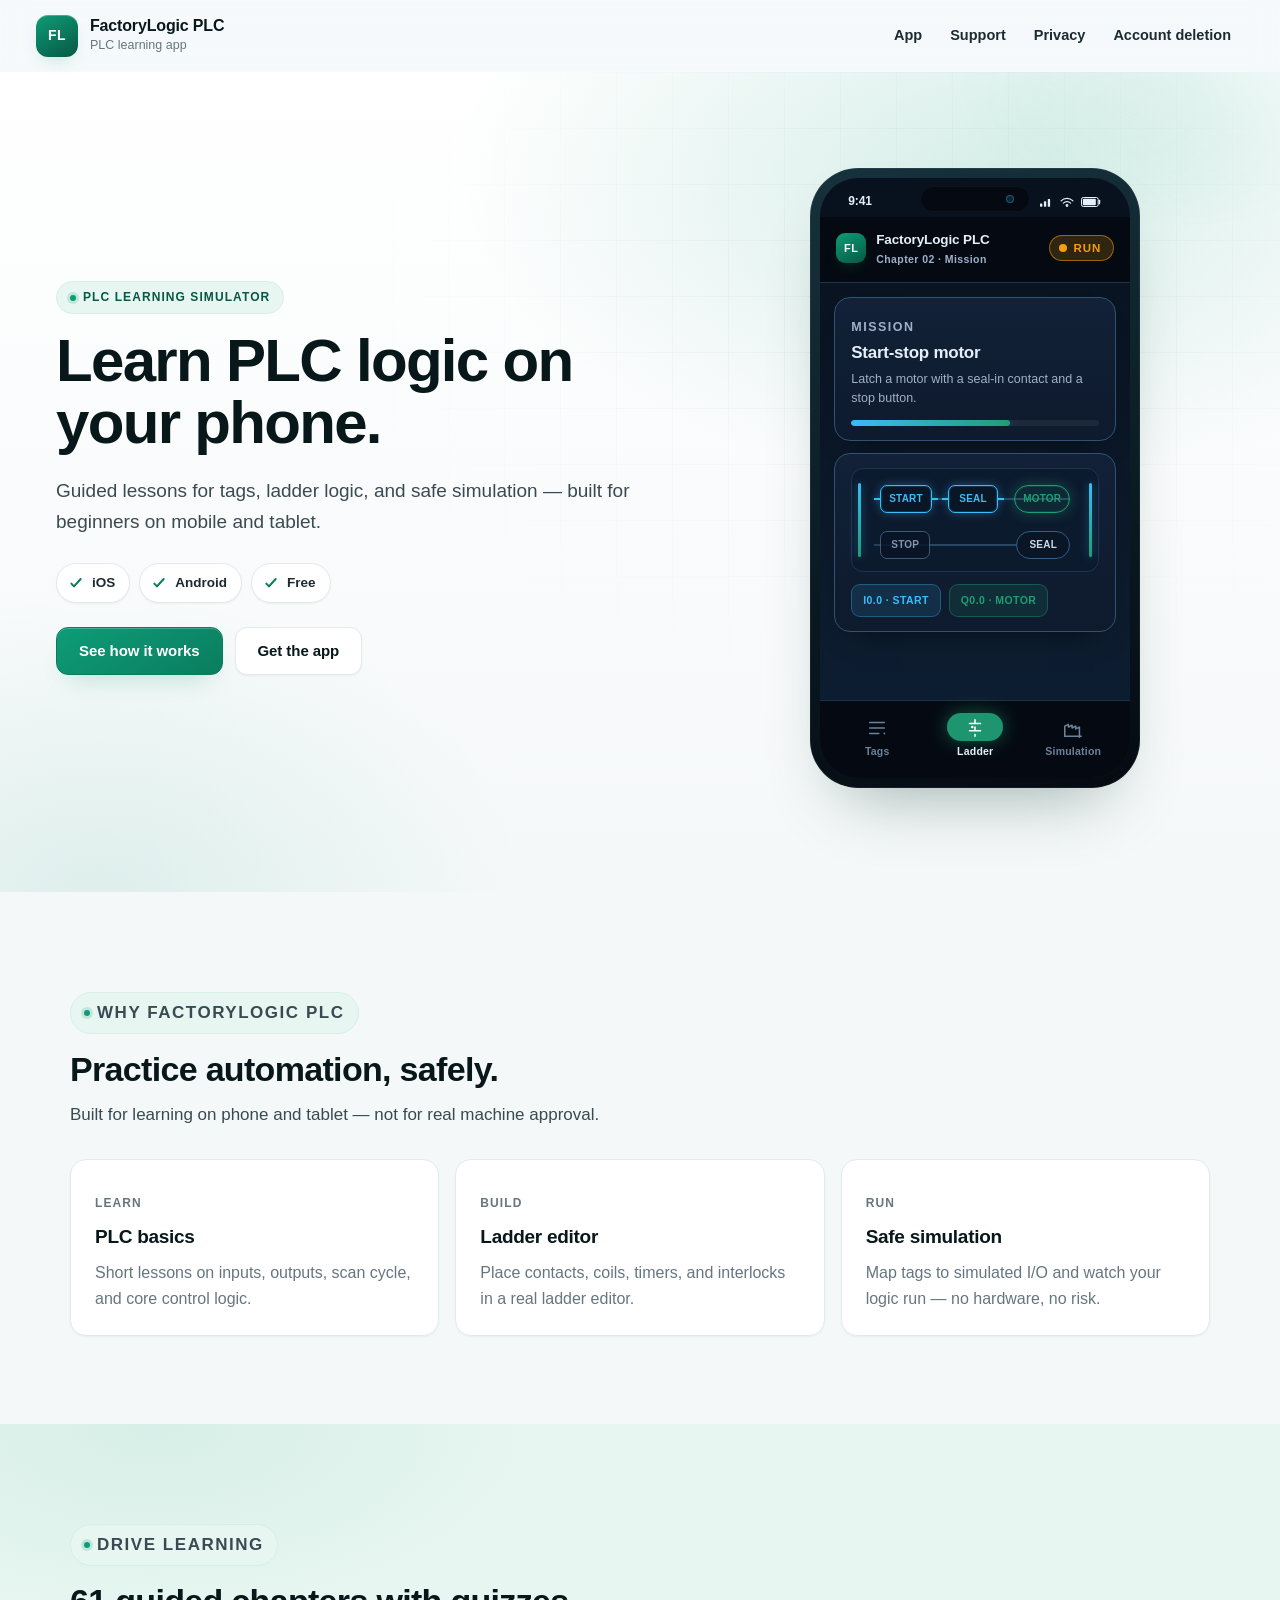
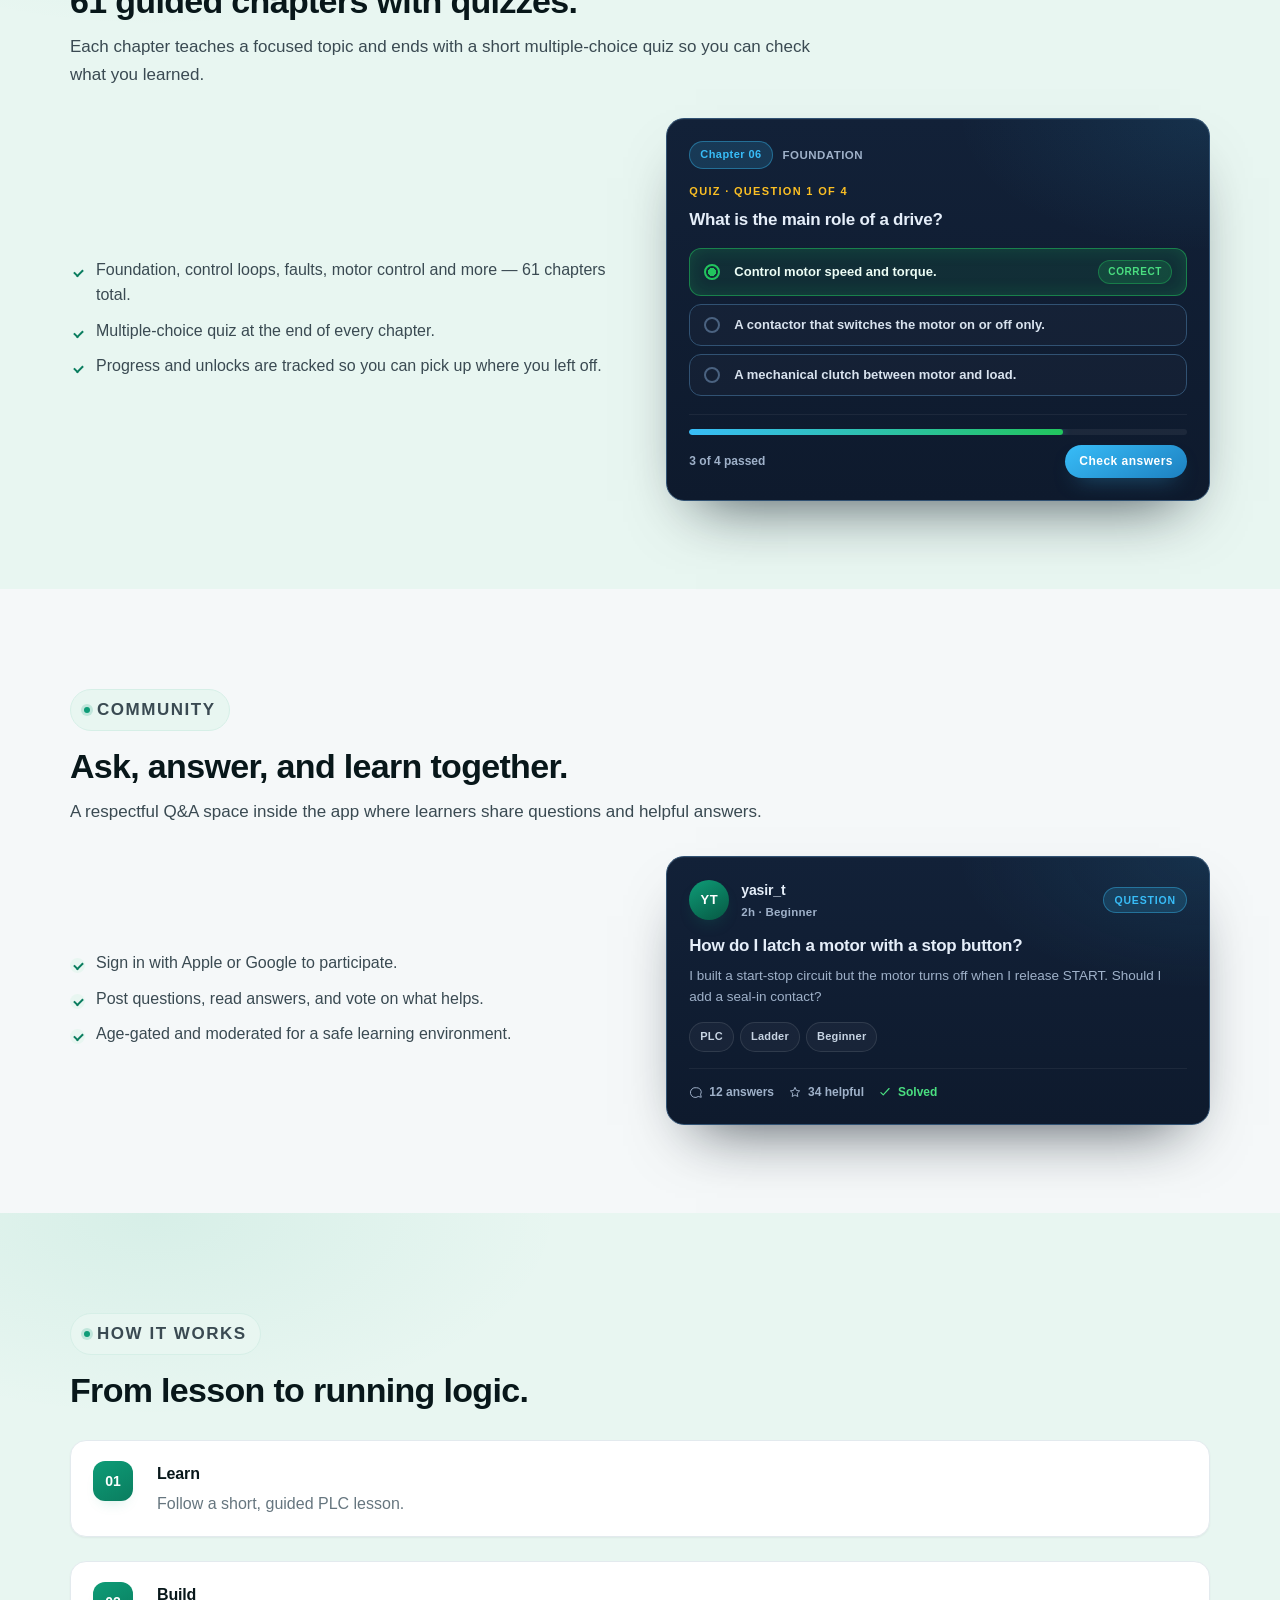
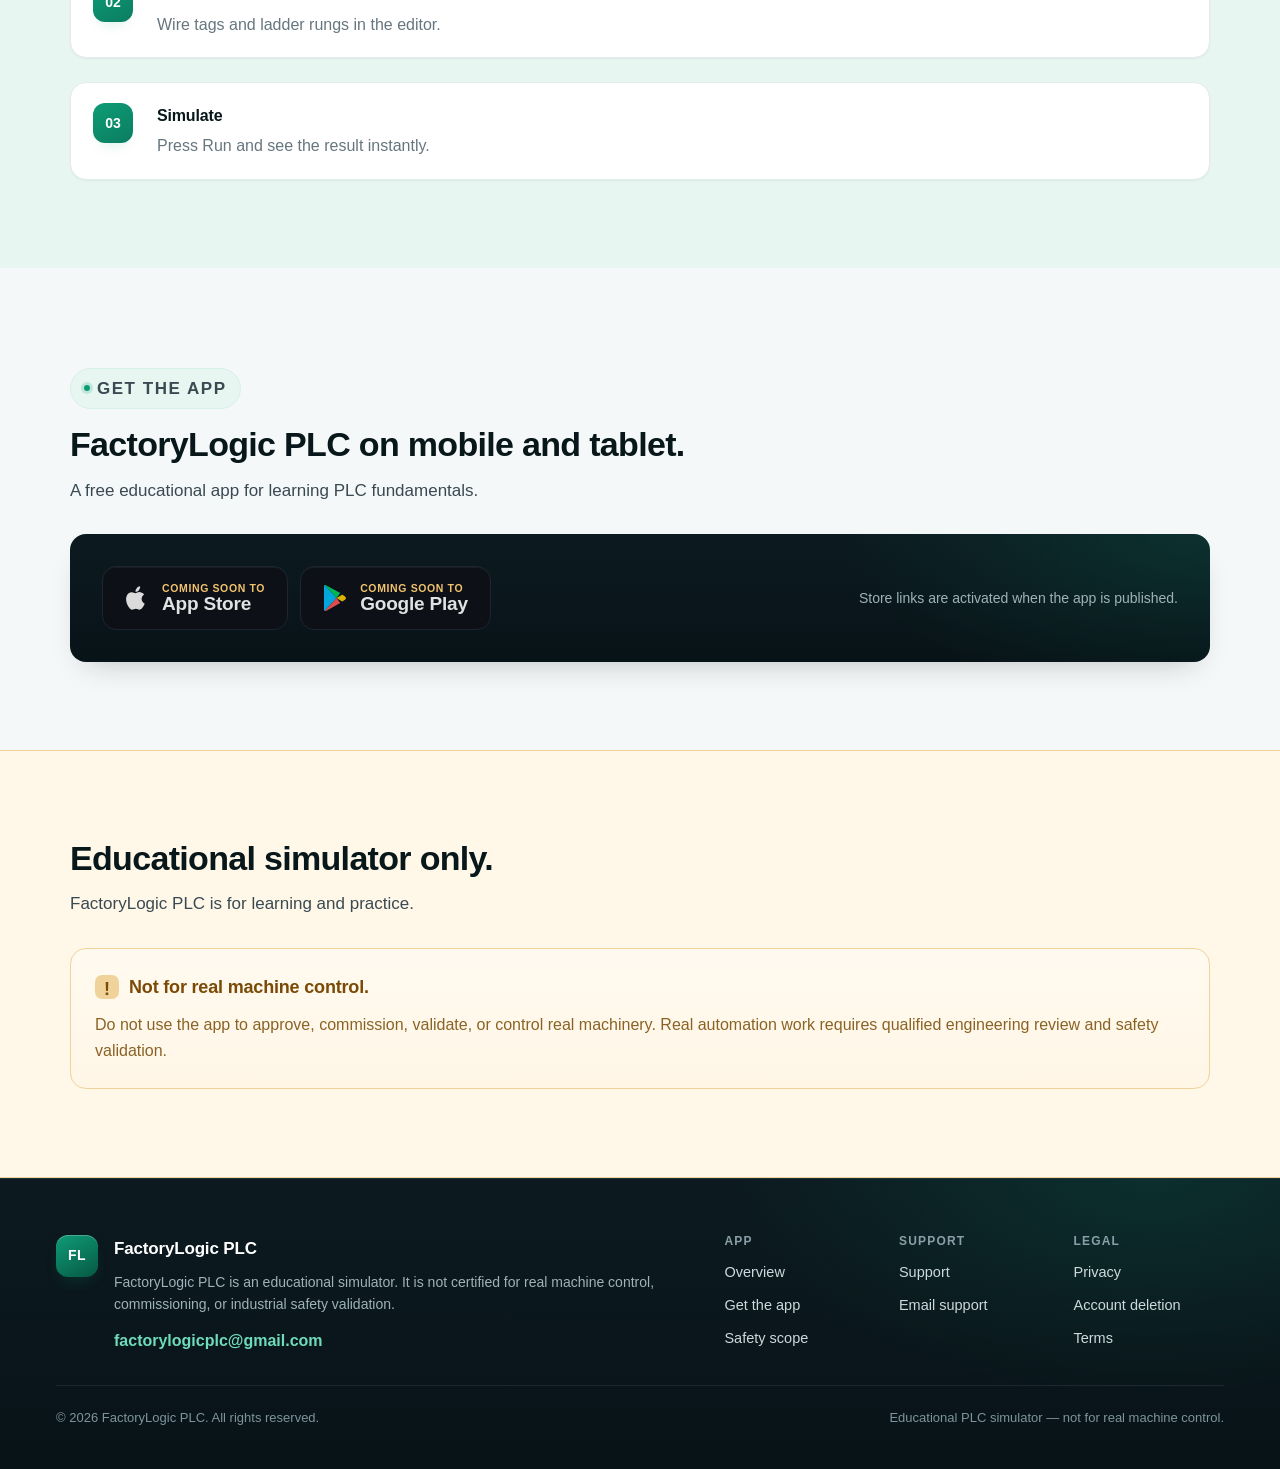
<file: index.html>
<!DOCTYPE html>
<html lang="en">
  <head>
    <meta charset="UTF-8" />
    <meta name="viewport" content="width=device-width, initial-scale=1" />
    <title>FactoryLogic PLC</title>
    <meta name="description" content="FactoryLogic PLC is a mobile and tablet app for learning PLC basics, ladder logic, tags, and safe simulation practice." />
    <meta name="color-scheme" content="light" />
    <meta name="theme-color" content="#0a7d5f" />
    <meta property="og:title" content="FactoryLogic PLC" />
    <meta property="og:description" content="FactoryLogic PLC is a mobile and tablet app for learning PLC basics, ladder logic, tags, and safe simulation practice." />
    <meta property="og:type" content="website" />
    <meta property="og:url" content="https://ysrtirak.github.io/FactoryLogicPLC/" />
    <link rel="canonical" href="https://ysrtirak.github.io/FactoryLogicPLC/" />
    <link rel="icon" type="image/svg+xml" href="./favicon.svg" />
    <link rel="apple-touch-icon" href="./favicon.svg" />
    <link rel="stylesheet" href="./assets/site.css?v=2026-05-20-features-v1" />
    <script src="./site.js?v=2026-05-20-features-v1" defer></script>
  </head>
  <body class="home-page page-home">
    <a class="skip-link" href="#main">Skip to content</a>
    <header class="site-header">
      <a class="brand" href="./" aria-label="FactoryLogic PLC home">
        <span class="brand-mark" aria-hidden="true">FL</span>
        <span>
          <strong>FactoryLogic PLC</strong>
          <small>PLC learning app</small>
        </span>
      </a>
      <nav class="primary-nav" aria-label="Primary navigation">
        <a href="#app">App</a>
        <a href="./support/">Support</a>
        <a href="./privacy/">Privacy</a>
        <a href="./account-deletion/">Account deletion</a>
      </nav>
    </header>
    <main id="main">
      <section class="hero-section" aria-labelledby="hero-title">
        <div class="hero-bg" aria-hidden="true"></div>
        <div class="hero-copy-wrap">
          <p class="eyebrow">PLC learning simulator</p>
          <h1 id="hero-title">Learn PLC logic on your phone.</h1>
          <p class="hero-copy">Guided lessons for tags, ladder logic, and safe simulation — built for beginners on mobile and tablet.</p>
          <div class="badge-row"><span>iOS</span><span>Android</span><span>Free</span></div>
<div class="hero-actions">
            <a class="button-primary" href="#app">See how it works</a>
            <a class="button-secondary" href="#get">Get the app</a>
          </div>
        </div>
        <div class="hero-visual" role="img" aria-label="FactoryLogic PLC app preview running a ladder logic lesson">
          <div class="phone-shell">
            <div class="phone-notch" aria-hidden="true"></div>
            <div class="phone-screen app-screen">
              <div class="app-statusbar" aria-hidden="true">
                <span class="app-status-time">9:41</span>
                <span class="app-status-icons">
                  <svg viewBox="0 0 18 12" aria-hidden="true"><rect x="0" y="8" width="3" height="4" rx="0.6" fill="currentColor"/><rect x="5" y="5" width="3" height="7" rx="0.6" fill="currentColor"/><rect x="10" y="2" width="3" height="10" rx="0.6" fill="currentColor"/></svg>
                  <svg viewBox="0 0 16 12" aria-hidden="true"><path d="M8 11.2a1 1 0 100-2 1 1 0 000 2zM3.6 7.4a6.2 6.2 0 018.8 0M.9 4.7a10 10 0 0114.2 0" fill="none" stroke="currentColor" stroke-width="1.4" stroke-linecap="round"/></svg>
                  <svg viewBox="0 0 24 12" aria-hidden="true"><rect x="0.6" y="0.6" width="20" height="10.8" rx="2.2" fill="none" stroke="currentColor" stroke-width="1.2"/><rect x="2.2" y="2.2" width="15.6" height="7.6" rx="1.2" fill="currentColor"/><rect x="21.2" y="3.4" width="1.8" height="5.2" rx="0.6" fill="currentColor"/></svg>
                </span>
              </div>
              <header class="app-appbar" aria-hidden="true">
                <div class="app-brand">
                  <span class="app-brand-mark">FL</span>
                  <div class="app-brand-text">
                    <strong>FactoryLogic PLC</strong>
                    <small>Chapter 02 · Mission</small>
                  </div>
                </div>
                <button type="button" class="app-run is-running" tabindex="-1">
                  <span class="app-run-dot"></span>
                  <span class="app-run-label">RUN</span>
                </button>
              </header>
              <div class="app-page" aria-hidden="true">
                <article class="app-panel app-lesson-card">
                  <p class="app-panel-eyebrow">Mission</p>
                  <h3>Start-stop motor</h3>
                  <p>Latch a motor with a seal-in contact and a stop button.</p>
                  <div class="app-progress"><span></span></div>
                </article>
                <article class="app-panel app-ladder-card">
                  <div class="app-ladder">
                    <div class="ladder-rail ladder-rail-l"></div>
                    <div class="ladder-rail ladder-rail-r"></div>
                    <div class="ladder-rung ladder-rung-1">
                      <span class="ladder-wire"></span>
                      <span class="ladder-block ladder-contact is-closed">START</span>
                      <span class="ladder-block ladder-contact is-closed">SEAL</span>
                      <span class="ladder-block ladder-coil is-energized">MOTOR</span>
                    </div>
                    <div class="ladder-rung ladder-rung-2">
                      <span class="ladder-wire"></span>
                      <span class="ladder-block ladder-contact is-open">STOP</span>
                      <span class="ladder-block ladder-coil">SEAL</span>
                    </div>
                  </div>
                  <div class="app-tagrow">
                    <span class="app-tag app-tag-input">I0.0 · START</span>
                    <span class="app-tag app-tag-output">Q0.0 · MOTOR</span>
                  </div>
                </article>
              </div>
              <nav class="app-navbar" aria-hidden="true">
                <span class="app-nav-item">
                  <svg viewBox="0 0 24 24" fill="none" stroke="currentColor" stroke-width="1.7" stroke-linecap="round" stroke-linejoin="round"><path d="M4 6h16M4 12h16M4 18h10"/><circle cx="20" cy="18" r="1" fill="currentColor" stroke="none"/></svg>
                  <small>Tags</small>
                </span>
                <span class="app-nav-item is-active">
                  <span class="app-nav-pill"></span>
                  <svg viewBox="0 0 24 24" fill="none" stroke="currentColor" stroke-width="1.7" stroke-linecap="round" stroke-linejoin="round"><path d="M12 3v4M12 11v4M12 19v2M6 7h12M6 15h12"/><circle cx="9" cy="11" r="1.4" fill="currentColor" stroke="none"/></svg>
                  <small>Ladder</small>
                </span>
                <span class="app-nav-item">
                  <svg viewBox="0 0 24 24" fill="none" stroke="currentColor" stroke-width="1.7" stroke-linecap="round" stroke-linejoin="round"><path d="M3 21V10l4-2v3l4-2v3l4-2v3l4-2v11"/><path d="M3 21h18"/></svg>
                  <small>Simulation</small>
                </span>
              </nav>
            </div>
          </div>
        </div>
      </section>
      <section class="content-section section-featureGrid" id="app" data-reveal>
        <div class="section-inner">
          <div class="section-heading">
            <p class="eyebrow">Why FactoryLogic PLC</p>
            <h2 id="app-title">Practice automation, safely.</h2>
            <p>Built for learning on phone and tablet — not for real machine approval.</p>
          </div>
          <div class="card-grid">
            <article class="card">
              <p class="card-kicker">Learn</p>
              <h3>PLC basics</h3>
              <p>Short lessons on inputs, outputs, scan cycle, and core control logic.</p>
</article>
            <article class="card">
              <p class="card-kicker">Build</p>
              <h3>Ladder editor</h3>
              <p>Place contacts, coils, timers, and interlocks in a real ladder editor.</p>
</article>
            <article class="card">
              <p class="card-kicker">Run</p>
              <h3>Safe simulation</h3>
              <p>Map tags to simulated I/O and watch your logic run — no hardware, no risk.</p>
</article>
          </div>
        </div>
      </section>
      <section class="content-section section-split section-soft" id="drive" data-reveal>
        <div class="section-inner">
          <div class="section-heading">
            <p class="eyebrow">Drive learning</p>
            <h2 id="drive-title">61 guided chapters with quizzes.</h2>
            <p>Each chapter teaches a focused topic and ends with a short multiple-choice quiz so you can check what you learned.</p>
          </div>
          <div class="split-layout">
            <div>
              <ul><li>Foundation, control loops, faults, motor control and more — 61 chapters total.</li><li>Multiple-choice quiz at the end of every chapter.</li><li>Progress and unlocks are tracked so you can pick up where you left off.</li></ul>
</div>
            <div class="visual-panel mockup mockup-drive" role="img" aria-label="Drive learning chapter quiz preview">
            <header class="mockup-header">
              <span class="mockup-chapter">Chapter 06</span>
              <span class="mockup-group">Foundation</span>
            </header>
            <p class="mockup-eyebrow">Quiz · Question 1 of 4</p>
            <h3 class="mockup-question">What is the main role of a drive?</h3>
            <ul class="mockup-choices">
              <li class="mockup-choice is-correct">
                <span class="mockup-bullet" aria-hidden="true"></span>
                <span class="mockup-choice-text">Control motor speed and torque.</span>
                <span class="mockup-tag" aria-hidden="true">Correct</span>
              </li>
              <li class="mockup-choice">
                <span class="mockup-bullet" aria-hidden="true"></span>
                <span class="mockup-choice-text">A contactor that switches the motor on or off only.</span>
              </li>
              <li class="mockup-choice">
                <span class="mockup-bullet" aria-hidden="true"></span>
                <span class="mockup-choice-text">A mechanical clutch between motor and load.</span>
              </li>
            </ul>
            <footer class="mockup-footer">
              <div class="mockup-progress" aria-hidden="true"><span></span></div>
              <span class="mockup-progress-label">3 of 4 passed</span>
              <span class="mockup-cta">Check answers</span>
            </footer>
          </div>
          </div>
        </div>
      </section>
      <section class="content-section section-split" id="community" data-reveal>
        <div class="section-inner">
          <div class="section-heading">
            <p class="eyebrow">Community</p>
            <h2 id="community-title">Ask, answer, and learn together.</h2>
            <p>A respectful Q&amp;A space inside the app where learners share questions and helpful answers.</p>
          </div>
          <div class="split-layout">
            <div>
              <ul><li>Sign in with Apple or Google to participate.</li><li>Post questions, read answers, and vote on what helps.</li><li>Age-gated and moderated for a safe learning environment.</li></ul>
</div>
            <div class="visual-panel mockup mockup-community" role="img" aria-label="Community forum question preview">
            <header class="mockup-q-header">
              <span class="mockup-avatar" aria-hidden="true">YT</span>
              <div class="mockup-q-meta">
                <strong>yasir_t</strong>
                <small>2h · Beginner</small>
              </div>
              <span class="mockup-q-badge" aria-hidden="true">Question</span>
            </header>
            <h3 class="mockup-q-title">How do I latch a motor with a stop button?</h3>
            <p class="mockup-q-body">I built a start-stop circuit but the motor turns off when I release START. Should I add a seal-in contact?</p>
            <div class="mockup-q-tags" aria-hidden="true">
              <span>PLC</span>
              <span>Ladder</span>
              <span>Beginner</span>
            </div>
            <footer class="mockup-q-footer">
              <span class="mockup-q-stat">
                <svg viewBox="0 0 24 24" aria-hidden="true" focusable="false"><path d="M21 11.5a8.4 8.4 0 01-1.2 4.3L21 21l-5.2-1.3a8.4 8.4 0 11-3.3-15A8.5 8.5 0 0121 11.5z" fill="none" stroke="currentColor" stroke-width="1.7" stroke-linejoin="round"/></svg>
                12 answers
              </span>
              <span class="mockup-q-stat">
                <svg viewBox="0 0 24 24" aria-hidden="true" focusable="false"><path d="M12 4l2.5 5.4L20 10l-4.2 4 1 5.8L12 17l-4.8 2.8 1-5.8L4 10l5.5-.6L12 4z" fill="none" stroke="currentColor" stroke-width="1.7" stroke-linejoin="round"/></svg>
                34 helpful
              </span>
              <span class="mockup-q-stat is-accent">
                <svg viewBox="0 0 24 24" aria-hidden="true" focusable="false"><path d="M5 13l4 4 10-11" fill="none" stroke="currentColor" stroke-width="2" stroke-linecap="round" stroke-linejoin="round"/></svg>
                Solved
              </span>
            </footer>
          </div>
          </div>
        </div>
      </section>
      <section class="content-section section-workflow section-soft" id="how" data-reveal>
        <div class="section-inner">
          <div class="section-heading">
            <p class="eyebrow">How it works</p>
            <h2 id="how-title">From lesson to running logic.</h2>
</div>
          <ol class="workflow-list">
            <li><span>01</span><strong>Learn</strong><p>Follow a short, guided PLC lesson.</p></li>
            <li><span>02</span><strong>Build</strong><p>Wire tags and ladder rungs in the editor.</p></li>
            <li><span>03</span><strong>Simulate</strong><p>Press Run and see the result instantly.</p></li>
          </ol>
        </div>
      </section>
      <section class="content-section section-storeCta" id="get" data-reveal>
        <div class="section-inner">
          <div class="section-heading">
            <p class="eyebrow">Get the app</p>
            <h2 id="get-title">FactoryLogic PLC on mobile and tablet.</h2>
            <p>A free educational app for learning PLC fundamentals.</p>
          </div>
          <div class="store-cta">
            <div class="store-badges store-badges-lg" role="group" aria-label="App store links">
            <span class="store-badge store-appStore is-soon" aria-label="App Store — coming soon" aria-disabled="true">
              <svg class="store-badge-icon" viewBox="0 0 24 24" aria-hidden="true" focusable="false"><path fill="currentColor" d="M16.5 12.6c0-2.3 1.9-3.4 2-3.5-1.1-1.6-2.8-1.8-3.4-1.8-1.4-.2-2.8.9-3.5.9s-1.8-.8-3-.8c-1.6 0-3 .9-3.8 2.3-1.6 2.8-.4 7 1.2 9.3.8 1.1 1.7 2.4 2.9 2.3 1.2 0 1.6-.7 3-.7s1.8.7 3 .7c1.2 0 2-1.1 2.8-2.2.9-1.3 1.2-2.5 1.3-2.6-.1-.1-2.5-1-2.5-3.9zM14.3 5.7c.6-.8 1.1-1.9 1-3-.9 0-2 .6-2.7 1.4-.6.7-1.2 1.8-1 2.9 1 .1 2-.5 2.7-1.3z"/></svg>
              <span class="store-badge-text">
                <small>Coming soon to</small>
                <strong>App Store</strong>
              </span>
            </span>
            <span class="store-badge store-googlePlay is-soon" aria-label="Google Play — coming soon" aria-disabled="true">
              <svg class="store-badge-icon" viewBox="0 0 24 24" aria-hidden="true" focusable="false">
    <path fill="#00c2ff" d="M4 2.6v18.8c0 .5.2.8.5 1L14 12 4.5 1.6c-.3.2-.5.5-.5 1z"/>
    <path fill="#ffce00" d="M18.5 9.3 14 12l4.5 2.7 2.3-1.3c1-.6 1-2 0-2.6l-2.3-1.5z"/>
    <path fill="#ff5757" d="M4.5 22.4c.3.1.7.1 1.1-.1L17 16l-3-4-9.5 10.4z"/>
    <path fill="#00d264" d="M4.5 1.6 14 12l3-4L5.6 1.7c-.4-.2-.8-.2-1.1-.1z"/>
  </svg>
              <span class="store-badge-text">
                <small>Coming soon to</small>
                <strong>Google Play</strong>
              </span>
            </span>
          </div>
            <p class="store-note">Store links are activated when the app is published.</p>
          </div>
        </div>
      </section>
      <section class="content-section section-callout section-warning" id="safety" data-reveal>
        <div class="section-inner">
          <div class="section-heading">
<h2 id="safety-title">Educational simulator only.</h2>
            <p>FactoryLogic PLC is for learning and practice.</p>
          </div>
          <div class="callout-box">
            <strong>Not for real machine control.</strong>
            <p>Do not use the app to approve, commission, validate, or control real machinery. Real automation work requires qualified engineering review and safety validation.</p>
</div>
        </div>
      </section>
    </main>
    <footer class="site-footer">
      <div class="footer-brand">
        <span class="brand-mark" aria-hidden="true">FL</span>
        <div>
          <strong>FactoryLogic PLC</strong>
          <p>FactoryLogic PLC is an educational simulator. It is not certified for real machine control, commissioning, or industrial safety validation.</p>
          <a href="mailto:factorylogicplc@gmail.com">factorylogicplc@gmail.com</a>
        </div>
      </div>
      <div class="footer-groups">
        <div>
            <h2>App</h2>
            <a href="#app">Overview</a>
            <a href="#get">Get the app</a>
            <a href="#safety">Safety scope</a>
          </div>
        <div>
            <h2>Support</h2>
            <a href="./support/">Support</a>
            <a href="mailto:factorylogicplc@gmail.com?subject=FactoryLogic+PLC+support+request&body=Hello+FactoryLogic+PLC+team%2C%0A%0AI+need+help+with%3A%0A%0AApp+version%3A%0ADevice+model%3A%0AOperating+system%3A%0ADescription%3A%0A%0APlease+do+not+include+passwords%2C+private+keys%2C+service+account+files%2C+or+identity+documents.">Email support</a>
          </div>
        <div>
            <h2>Legal</h2>
            <a href="./privacy/">Privacy</a>
            <a href="./account-deletion/">Account deletion</a>
            <a href="./terms/">Terms</a>
          </div>
      </div>
      <div class="footer-base">
        <span>&copy; 2026 FactoryLogic PLC. All rights reserved.</span>
        <span>Educational PLC simulator — not for real machine control.</span>
      </div>
    </footer>
  </body>
</html>
</file>
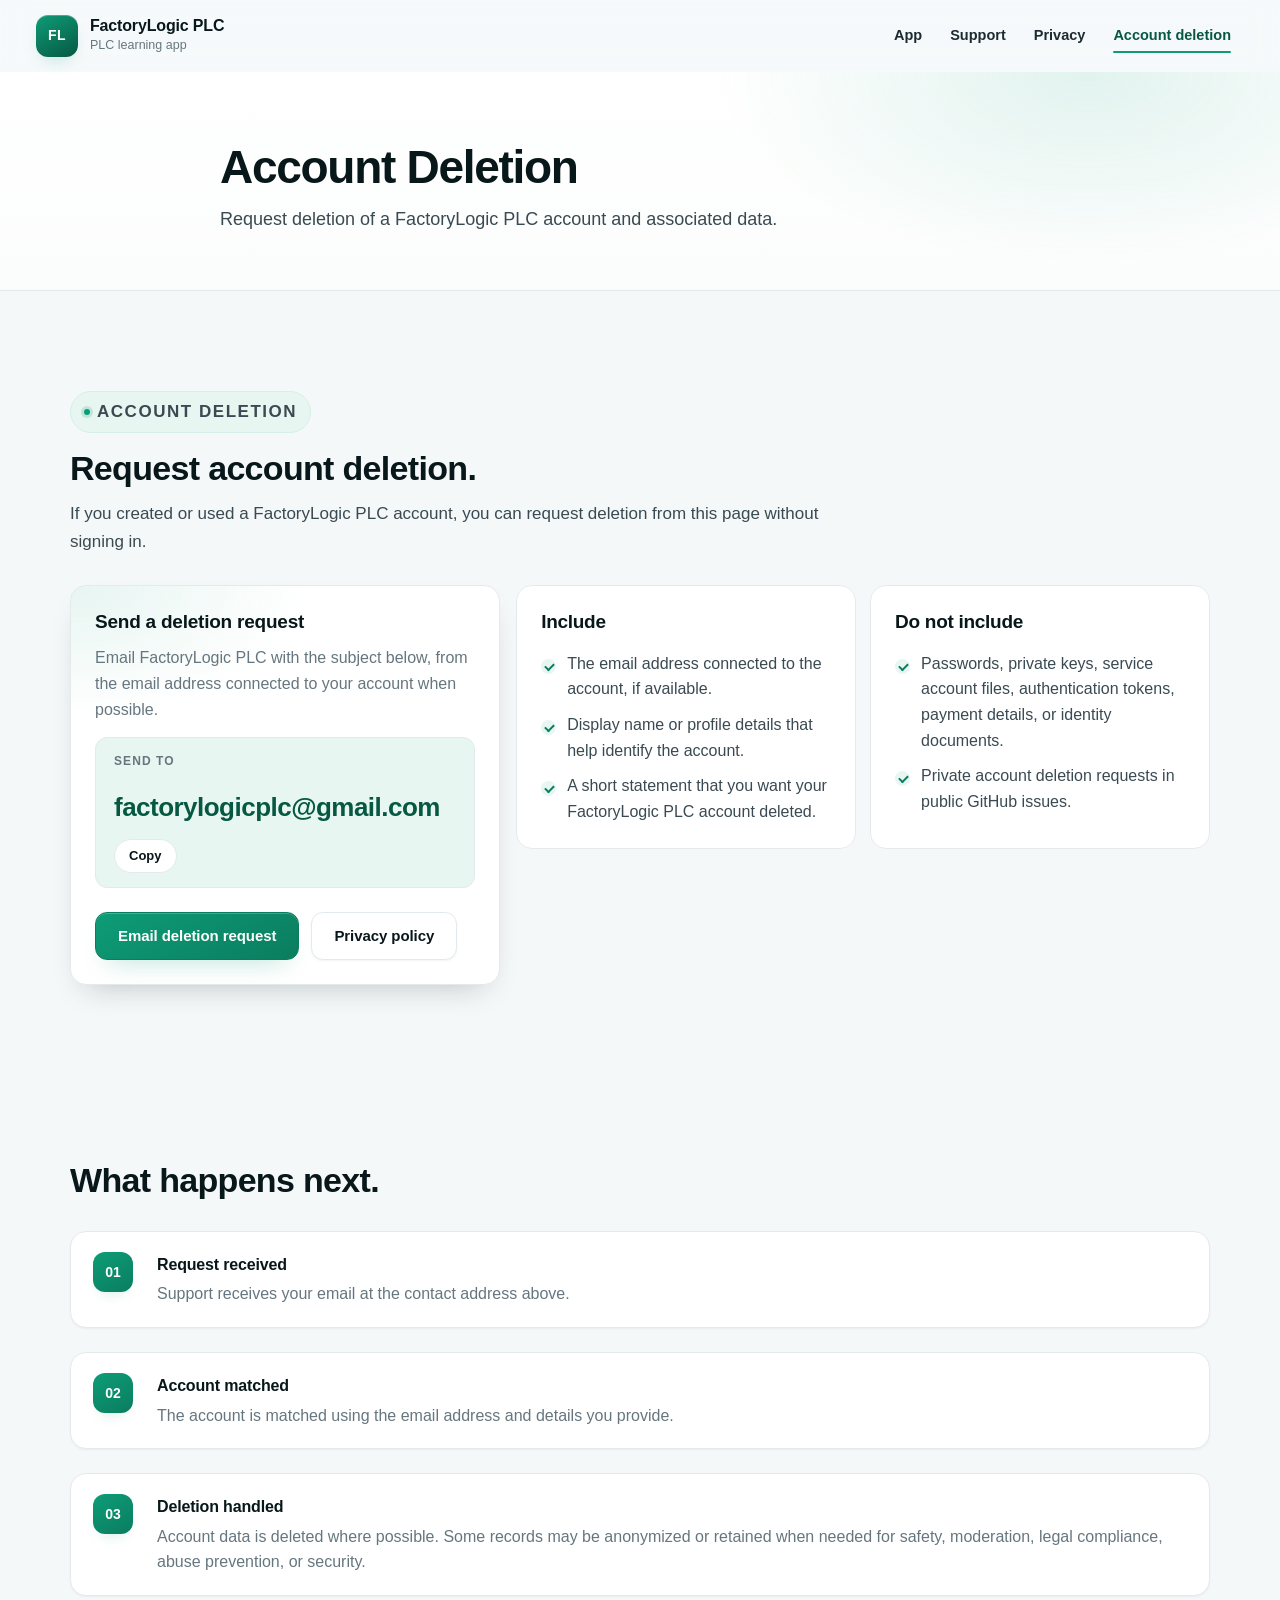
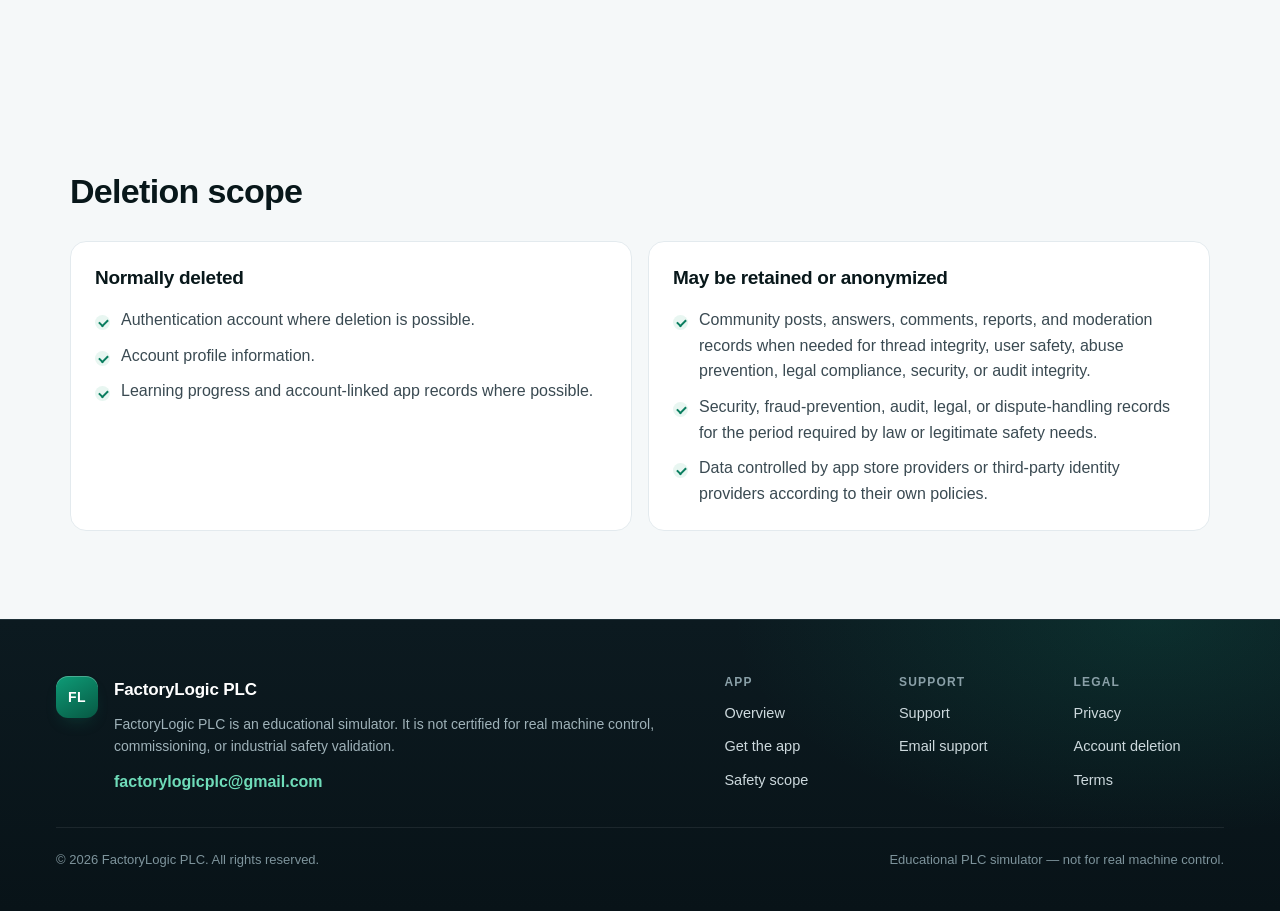
<file: account-deletion/index.html>
<!DOCTYPE html>
<html lang="en">
  <head>
    <meta charset="UTF-8" />
    <meta name="viewport" content="width=device-width, initial-scale=1" />
    <title>Account Deletion | FactoryLogic PLC</title>
    <meta name="description" content="Request deletion of a FactoryLogic PLC account and associated data." />
    <meta name="color-scheme" content="light" />
    <meta name="theme-color" content="#0a7d5f" />
    <meta property="og:title" content="Account Deletion | FactoryLogic PLC" />
    <meta property="og:description" content="Request deletion of a FactoryLogic PLC account and associated data." />
    <meta property="og:type" content="website" />
    <meta property="og:url" content="https://ysrtirak.github.io/FactoryLogicPLC/account-deletion/" />
    <link rel="canonical" href="https://ysrtirak.github.io/FactoryLogicPLC/account-deletion/" />
    <link rel="icon" type="image/svg+xml" href="../favicon.svg" />
    <link rel="apple-touch-icon" href="../favicon.svg" />
    <link rel="stylesheet" href="../assets/site.css?v=2026-05-20-features-v1" />
    <script src="../site.js?v=2026-05-20-features-v1" defer></script>
  </head>
  <body class="sub-page page-account-deletion">
    <a class="skip-link" href="#main">Skip to content</a>
    <header class="site-header">
      <a class="brand" href="../" aria-label="FactoryLogic PLC home">
        <span class="brand-mark" aria-hidden="true">FL</span>
        <span>
          <strong>FactoryLogic PLC</strong>
          <small>PLC learning app</small>
        </span>
      </a>
      <nav class="primary-nav" aria-label="Primary navigation">
        <a href="../#app">App</a>
        <a href="../support/">Support</a>
        <a href="../privacy/">Privacy</a>
        <a href="../account-deletion/" aria-current="page">Account deletion</a>
      </nav>
    </header>
    <main id="main">
      <section class="page-intro">
        <div class="section-inner narrow">
          <h1>Account Deletion</h1>
          <p>Request deletion of a FactoryLogic PLC account and associated data.</p>
        </div>
      </section>
      <section class="content-section section-deletionPanel" id="deletion-request" data-reveal>
        <div class="section-inner">
          <div class="section-heading">
            <p class="eyebrow">Account deletion</p>
            <h2 id="deletion-request-title">Request account deletion.</h2>
            <p>If you created or used a FactoryLogic PLC account, you can request deletion from this page without signing in.</p>
          </div>
          <div class="deletion-panel">
            <div class="deletion-primary">
              <h3>Send a deletion request</h3>
              <p>Email FactoryLogic PLC with the subject below, from the email address connected to your account when possible.</p>
              <div class="deletion-email">
                <p class="contact-label">Send to</p>
                <a class="contact-email" href="mailto:factorylogicplc@gmail.com" data-copy="factorylogicplc@gmail.com" aria-label="Email address — tap again to copy">factorylogicplc@gmail.com</a>
                <button type="button" class="copy-button" data-copy="factorylogicplc@gmail.com" aria-label="Copy email address to clipboard">Copy</button>
              </div>
              <div class="section-actions">
            <a class="button-primary is-email" href="mailto:factorylogicplc@gmail.com?subject=FactoryLogic+PLC+account+deletion+request&body=Hello+FactoryLogic+PLC+team%2C%0A%0AI+request+deletion+of+my+FactoryLogic+PLC+account+and+associated+data.%0A%0AAccount+email%3A%0ADisplay+name%2C+if+known%3A%0AReason%2C+optional%3A%0A%0APlease+do+not+include+passwords%2C+private+keys%2C+service+account+files%2C+or+identity+documents." data-copy="factorylogicplc@gmail.com" aria-label="Email deletion request — opens your email app, or tap again to copy factorylogicplc@gmail.com">Email deletion request</a>
            <a class="button-secondary" href="../privacy/">Privacy policy</a>
          </div>
            </div>
            <div class="deletion-detail">
              <div class="policy-list">
            <article class="policy-block">
                <h3>Include</h3>
<ul><li>The email address connected to the account, if available.</li><li>Display name or profile details that help identify the account.</li><li>A short statement that you want your FactoryLogic PLC account deleted.</li></ul>
              </article>
            <article class="policy-block">
                <h3>Do not include</h3>
<ul><li>Passwords, private keys, service account files, authentication tokens, payment details, or identity documents.</li><li>Private account deletion requests in public GitHub issues.</li></ul>
              </article>
          </div>
            </div>
          </div>
        </div>
      </section>
      <section class="content-section section-workflow" id="deletion-process" data-reveal>
        <div class="section-inner">
          <div class="section-heading">
<h2 id="deletion-process-title">What happens next.</h2>
</div>
          <ol class="workflow-list">
            <li><span>01</span><strong>Request received</strong><p>Support receives your email at the contact address above.</p></li>
            <li><span>02</span><strong>Account matched</strong><p>The account is matched using the email address and details you provide.</p></li>
            <li><span>03</span><strong>Deletion handled</strong><p>Account data is deleted where possible. Some records may be anonymized or retained when needed for safety, moderation, legal compliance, abuse prevention, or security.</p></li>
          </ol>
        </div>
      </section>
      <section class="content-section section-policyList" id="deletion-scope" data-reveal>
        <div class="section-inner">
          <div class="section-heading">
<h2 id="deletion-scope-title">Deletion scope</h2>
</div>
          <div class="policy-list">
            <article class="policy-block">
                <h3>Normally deleted</h3>
<ul><li>Authentication account where deletion is possible.</li><li>Account profile information.</li><li>Learning progress and account-linked app records where possible.</li></ul>
              </article>
            <article class="policy-block">
                <h3>May be retained or anonymized</h3>
<ul><li>Community posts, answers, comments, reports, and moderation records when needed for thread integrity, user safety, abuse prevention, legal compliance, security, or audit integrity.</li><li>Security, fraud-prevention, audit, legal, or dispute-handling records for the period required by law or legitimate safety needs.</li><li>Data controlled by app store providers or third-party identity providers according to their own policies.</li></ul>
              </article>
          </div>
        </div>
      </section>
    </main>
    <footer class="site-footer">
      <div class="footer-brand">
        <span class="brand-mark" aria-hidden="true">FL</span>
        <div>
          <strong>FactoryLogic PLC</strong>
          <p>FactoryLogic PLC is an educational simulator. It is not certified for real machine control, commissioning, or industrial safety validation.</p>
          <a href="mailto:factorylogicplc@gmail.com">factorylogicplc@gmail.com</a>
        </div>
      </div>
      <div class="footer-groups">
        <div>
            <h2>App</h2>
            <a href="../#app">Overview</a>
            <a href="../#get">Get the app</a>
            <a href="../#safety">Safety scope</a>
          </div>
        <div>
            <h2>Support</h2>
            <a href="../support/">Support</a>
            <a href="mailto:factorylogicplc@gmail.com?subject=FactoryLogic+PLC+support+request&body=Hello+FactoryLogic+PLC+team%2C%0A%0AI+need+help+with%3A%0A%0AApp+version%3A%0ADevice+model%3A%0AOperating+system%3A%0ADescription%3A%0A%0APlease+do+not+include+passwords%2C+private+keys%2C+service+account+files%2C+or+identity+documents.">Email support</a>
          </div>
        <div>
            <h2>Legal</h2>
            <a href="../privacy/">Privacy</a>
            <a href="../account-deletion/">Account deletion</a>
            <a href="../terms/">Terms</a>
          </div>
      </div>
      <div class="footer-base">
        <span>&copy; 2026 FactoryLogic PLC. All rights reserved.</span>
        <span>Educational PLC simulator — not for real machine control.</span>
      </div>
    </footer>
  </body>
</html>
</file>
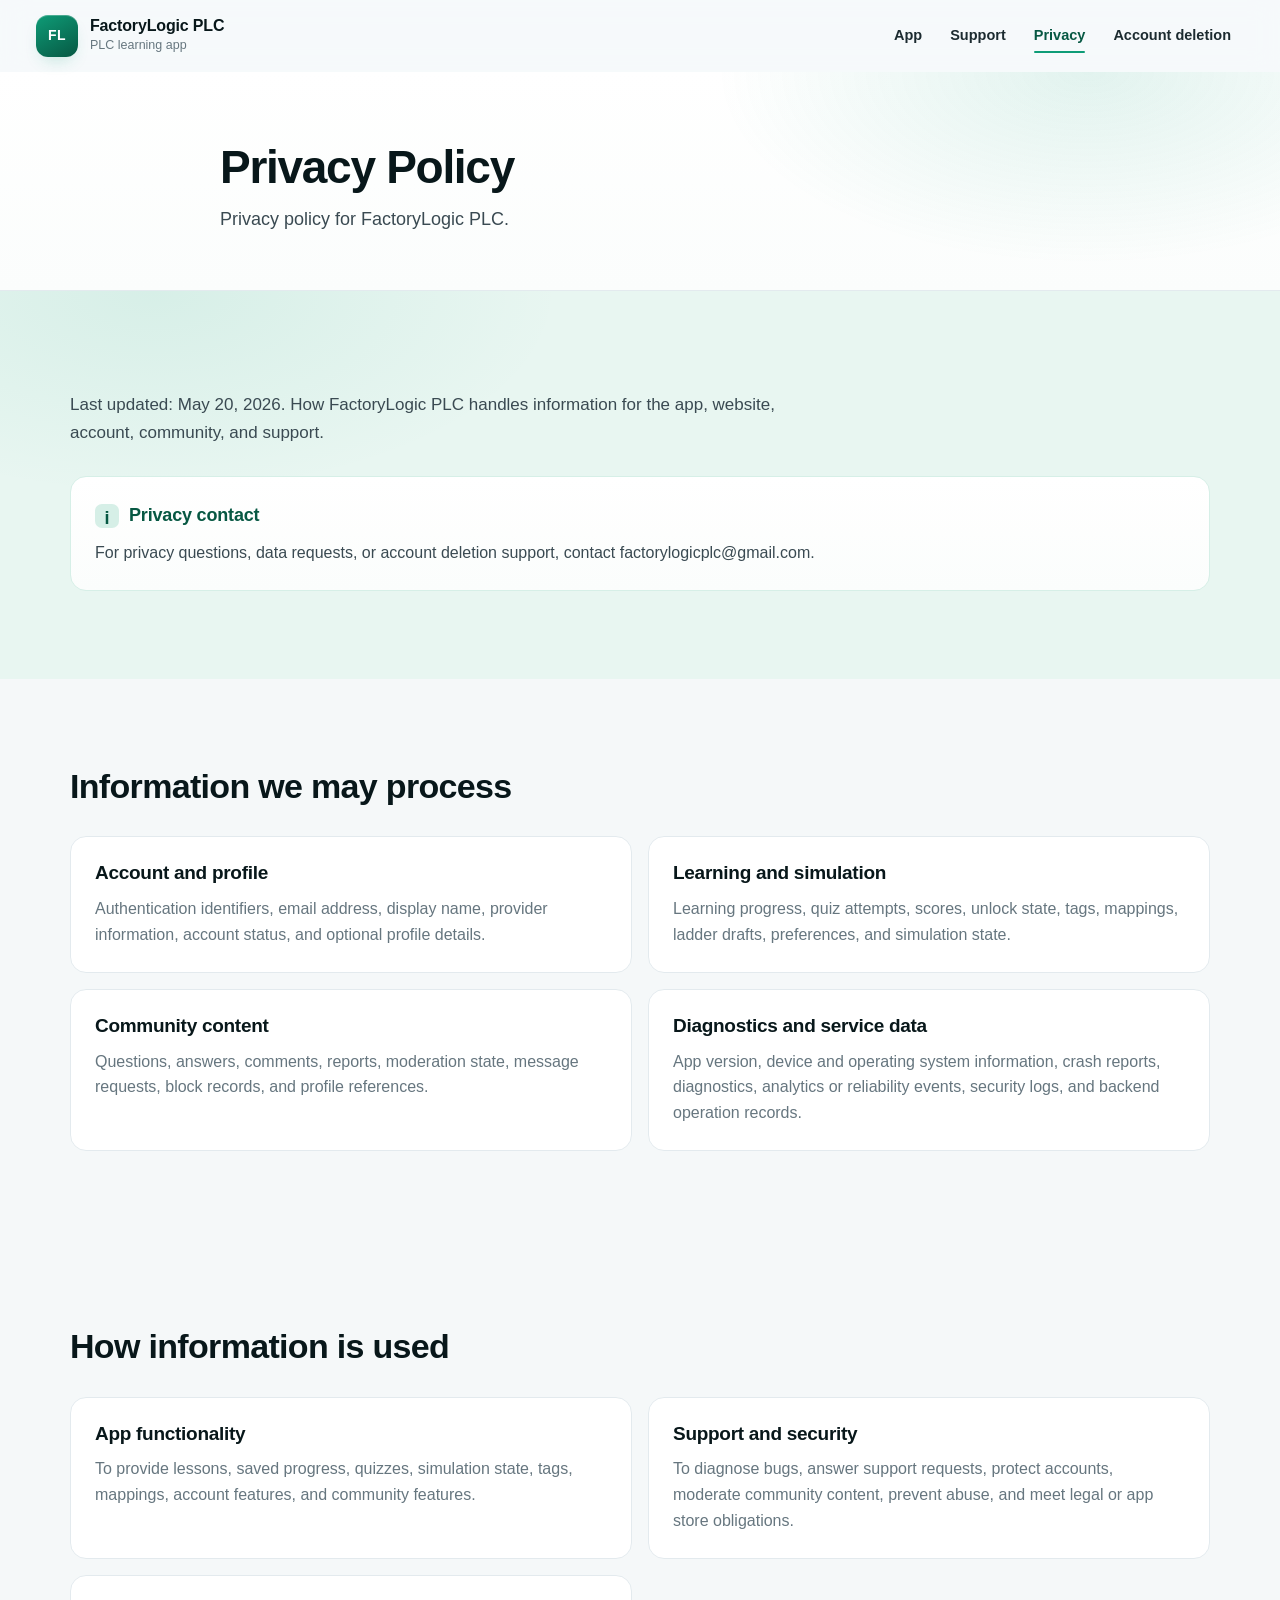
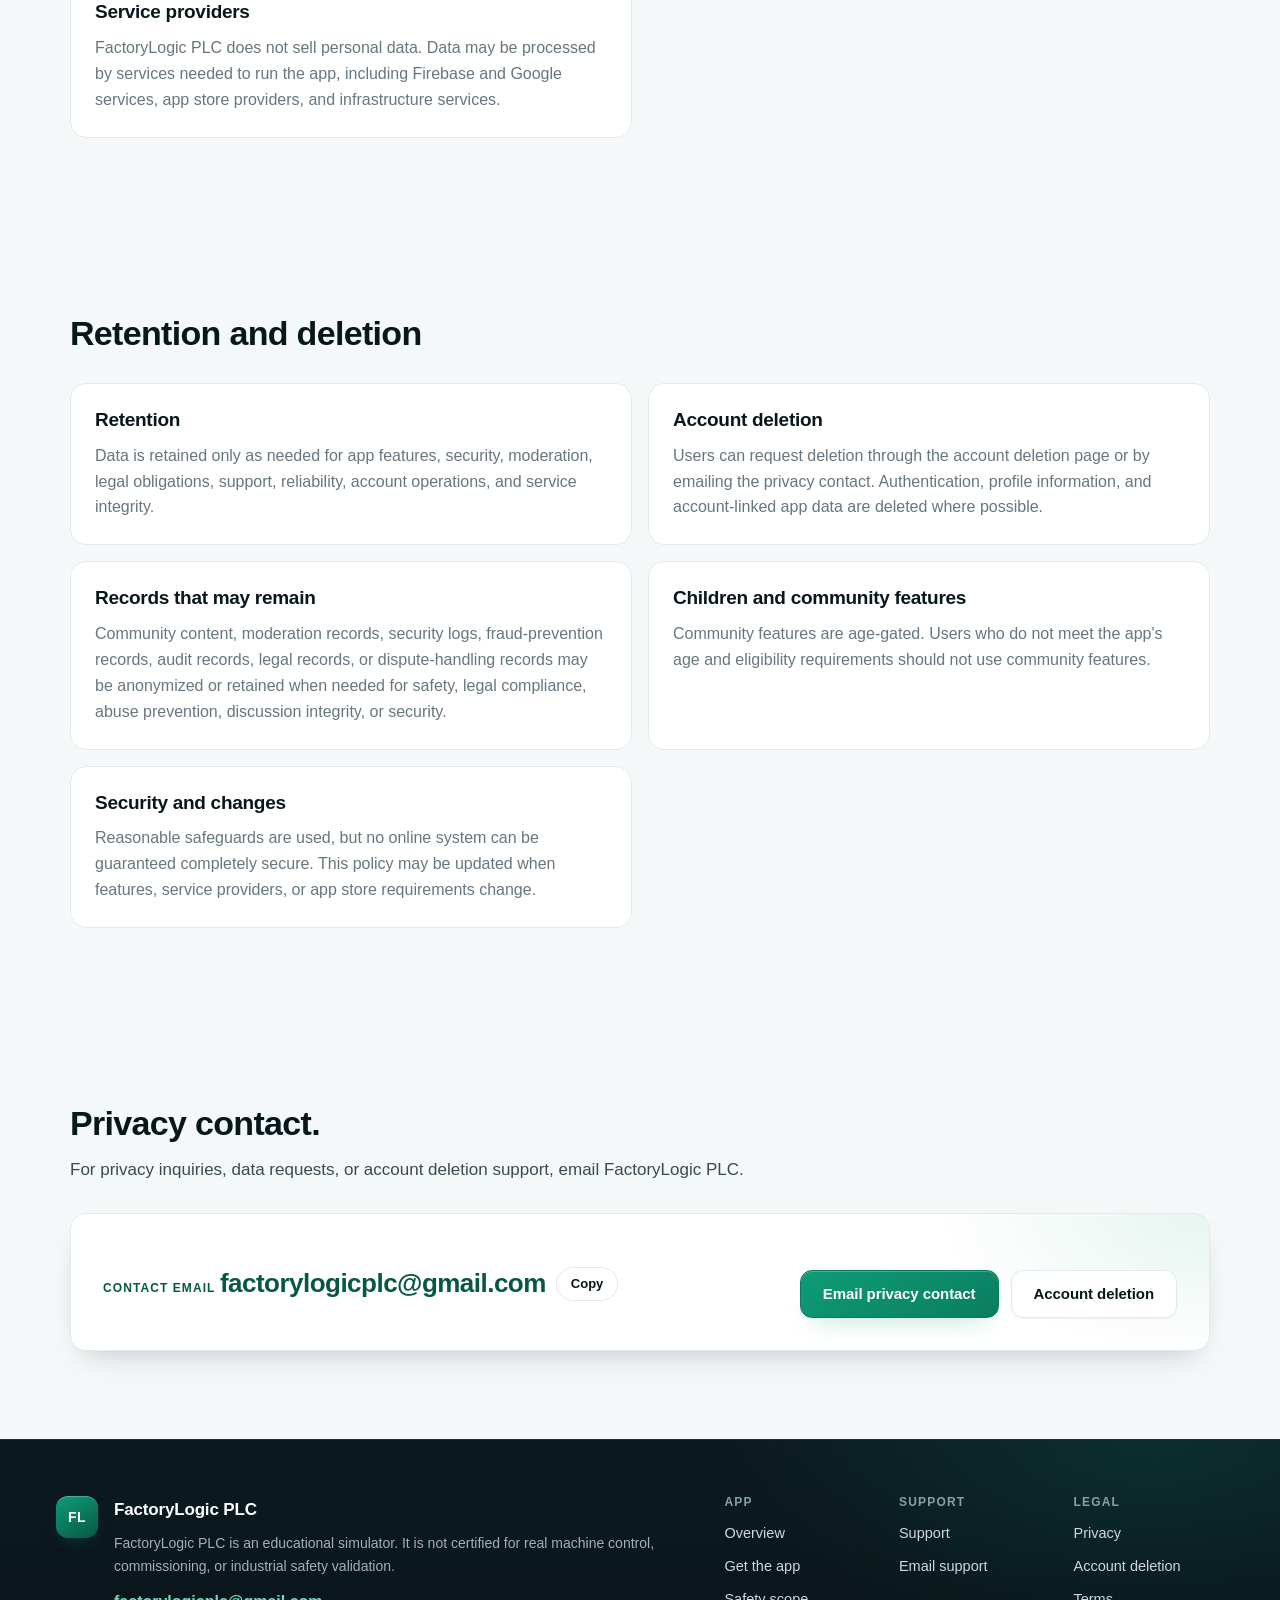
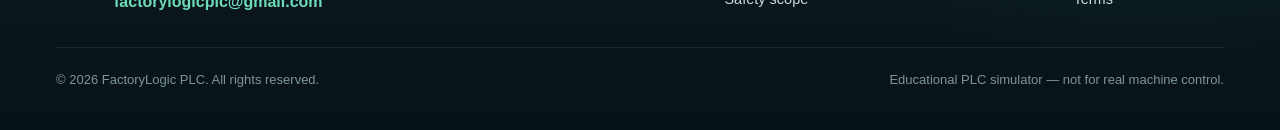
<file: privacy/index.html>
<!DOCTYPE html>
<html lang="en">
  <head>
    <meta charset="UTF-8" />
    <meta name="viewport" content="width=device-width, initial-scale=1" />
    <title>Privacy Policy | FactoryLogic PLC</title>
    <meta name="description" content="Privacy policy for FactoryLogic PLC." />
    <meta name="color-scheme" content="light" />
    <meta name="theme-color" content="#0a7d5f" />
    <meta property="og:title" content="Privacy Policy | FactoryLogic PLC" />
    <meta property="og:description" content="Privacy policy for FactoryLogic PLC." />
    <meta property="og:type" content="website" />
    <meta property="og:url" content="https://ysrtirak.github.io/FactoryLogicPLC/privacy/" />
    <link rel="canonical" href="https://ysrtirak.github.io/FactoryLogicPLC/privacy/" />
    <link rel="icon" type="image/svg+xml" href="../favicon.svg" />
    <link rel="apple-touch-icon" href="../favicon.svg" />
    <link rel="stylesheet" href="../assets/site.css?v=2026-05-20-features-v1" />
    <script src="../site.js?v=2026-05-20-features-v1" defer></script>
  </head>
  <body class="sub-page page-privacy">
    <a class="skip-link" href="#main">Skip to content</a>
    <header class="site-header">
      <a class="brand" href="../" aria-label="FactoryLogic PLC home">
        <span class="brand-mark" aria-hidden="true">FL</span>
        <span>
          <strong>FactoryLogic PLC</strong>
          <small>PLC learning app</small>
        </span>
      </a>
      <nav class="primary-nav" aria-label="Primary navigation">
        <a href="../#app">App</a>
        <a href="../support/">Support</a>
        <a href="../privacy/" aria-current="page">Privacy</a>
        <a href="../account-deletion/">Account deletion</a>
      </nav>
    </header>
    <main id="main">
      <section class="page-intro">
        <div class="section-inner narrow">
          <h1>Privacy Policy</h1>
          <p>Privacy policy for FactoryLogic PLC.</p>
        </div>
      </section>
      <section class="content-section section-callout section-soft" id="privacy-summary" data-reveal>
        <div class="section-inner">
          <div class="section-heading">
<p>Last updated: May 20, 2026. How FactoryLogic PLC handles information for the app, website, account, community, and support.</p>
          </div>
          <div class="callout-box">
            <strong>Privacy contact</strong>
            <p>For privacy questions, data requests, or account deletion support, contact factorylogicplc@gmail.com.</p>
</div>
        </div>
      </section>
      <section class="content-section section-policyList" id="privacy-data" data-reveal>
        <div class="section-inner">
          <div class="section-heading">
<h2 id="privacy-data-title">Information we may process</h2>
</div>
          <div class="policy-list">
            <article class="policy-block">
                <h3>Account and profile</h3>
                <p>Authentication identifiers, email address, display name, provider information, account status, and optional profile details.</p>
</article>
            <article class="policy-block">
                <h3>Learning and simulation</h3>
                <p>Learning progress, quiz attempts, scores, unlock state, tags, mappings, ladder drafts, preferences, and simulation state.</p>
</article>
            <article class="policy-block">
                <h3>Community content</h3>
                <p>Questions, answers, comments, reports, moderation state, message requests, block records, and profile references.</p>
</article>
            <article class="policy-block">
                <h3>Diagnostics and service data</h3>
                <p>App version, device and operating system information, crash reports, diagnostics, analytics or reliability events, security logs, and backend operation records.</p>
</article>
          </div>
        </div>
      </section>
      <section class="content-section section-policyList" id="privacy-use" data-reveal>
        <div class="section-inner">
          <div class="section-heading">
<h2 id="privacy-use-title">How information is used</h2>
</div>
          <div class="policy-list">
            <article class="policy-block">
                <h3>App functionality</h3>
                <p>To provide lessons, saved progress, quizzes, simulation state, tags, mappings, account features, and community features.</p>
</article>
            <article class="policy-block">
                <h3>Support and security</h3>
                <p>To diagnose bugs, answer support requests, protect accounts, moderate community content, prevent abuse, and meet legal or app store obligations.</p>
</article>
            <article class="policy-block">
                <h3>Service providers</h3>
                <p>FactoryLogic PLC does not sell personal data. Data may be processed by services needed to run the app, including Firebase and Google services, app store providers, and infrastructure services.</p>
</article>
          </div>
        </div>
      </section>
      <section class="content-section section-policyList" id="privacy-retention" data-reveal>
        <div class="section-inner">
          <div class="section-heading">
<h2 id="privacy-retention-title">Retention and deletion</h2>
</div>
          <div class="policy-list">
            <article class="policy-block">
                <h3>Retention</h3>
                <p>Data is retained only as needed for app features, security, moderation, legal obligations, support, reliability, account operations, and service integrity.</p>
</article>
            <article class="policy-block">
                <h3>Account deletion</h3>
                <p>Users can request deletion through the account deletion page or by emailing the privacy contact. Authentication, profile information, and account-linked app data are deleted where possible.</p>
</article>
            <article class="policy-block">
                <h3>Records that may remain</h3>
                <p>Community content, moderation records, security logs, fraud-prevention records, audit records, legal records, or dispute-handling records may be anonymized or retained when needed for safety, legal compliance, abuse prevention, discussion integrity, or security.</p>
</article>
            <article class="policy-block">
                <h3>Children and community features</h3>
                <p>Community features are age-gated. Users who do not meet the app&#39;s age and eligibility requirements should not use community features.</p>
</article>
            <article class="policy-block">
                <h3>Security and changes</h3>
                <p>Reasonable safeguards are used, but no online system can be guaranteed completely secure. This policy may be updated when features, service providers, or app store requirements change.</p>
</article>
          </div>
        </div>
      </section>
      <section class="content-section section-contactPanel" id="privacy-contact" data-reveal>
        <div class="section-inner">
          <div class="section-heading">
<h2 id="privacy-contact-title">Privacy contact.</h2>
            <p>For privacy inquiries, data requests, or account deletion support, email FactoryLogic PLC.</p>
          </div>
          <div class="contact-panel">
            <div>
              <p class="contact-label">Contact email</p>
              <div class="contact-email-row">
                <a class="contact-email" href="mailto:factorylogicplc@gmail.com" data-copy="factorylogicplc@gmail.com" aria-label="Email address — tap again to copy">factorylogicplc@gmail.com</a>
                <button type="button" class="copy-button" data-copy="factorylogicplc@gmail.com" aria-label="Copy email address to clipboard">Copy</button>
              </div>
</div>
            <div class="contact-actions">
            <a class="button-primary is-email" href="mailto:factorylogicplc@gmail.com?subject=FactoryLogic+PLC+privacy+request&body=Hello+FactoryLogic+PLC+team%2C%0A%0APrivacy+request%3A%0A%0AAccount+email%2C+if+relevant%3A%0ARequest+details%3A%0A%0APlease+do+not+include+passwords%2C+private+keys%2C+service+account+files%2C+or+identity+documents." data-copy="factorylogicplc@gmail.com" aria-label="Email privacy contact — opens your email app, or tap again to copy factorylogicplc@gmail.com">Email privacy contact</a>
            <a class="button-secondary" href="../account-deletion/">Account deletion</a>
          </div>
          </div>
        </div>
      </section>
    </main>
    <footer class="site-footer">
      <div class="footer-brand">
        <span class="brand-mark" aria-hidden="true">FL</span>
        <div>
          <strong>FactoryLogic PLC</strong>
          <p>FactoryLogic PLC is an educational simulator. It is not certified for real machine control, commissioning, or industrial safety validation.</p>
          <a href="mailto:factorylogicplc@gmail.com">factorylogicplc@gmail.com</a>
        </div>
      </div>
      <div class="footer-groups">
        <div>
            <h2>App</h2>
            <a href="../#app">Overview</a>
            <a href="../#get">Get the app</a>
            <a href="../#safety">Safety scope</a>
          </div>
        <div>
            <h2>Support</h2>
            <a href="../support/">Support</a>
            <a href="mailto:factorylogicplc@gmail.com?subject=FactoryLogic+PLC+support+request&body=Hello+FactoryLogic+PLC+team%2C%0A%0AI+need+help+with%3A%0A%0AApp+version%3A%0ADevice+model%3A%0AOperating+system%3A%0ADescription%3A%0A%0APlease+do+not+include+passwords%2C+private+keys%2C+service+account+files%2C+or+identity+documents.">Email support</a>
          </div>
        <div>
            <h2>Legal</h2>
            <a href="../privacy/">Privacy</a>
            <a href="../account-deletion/">Account deletion</a>
            <a href="../terms/">Terms</a>
          </div>
      </div>
      <div class="footer-base">
        <span>&copy; 2026 FactoryLogic PLC. All rights reserved.</span>
        <span>Educational PLC simulator — not for real machine control.</span>
      </div>
    </footer>
  </body>
</html>
</file>
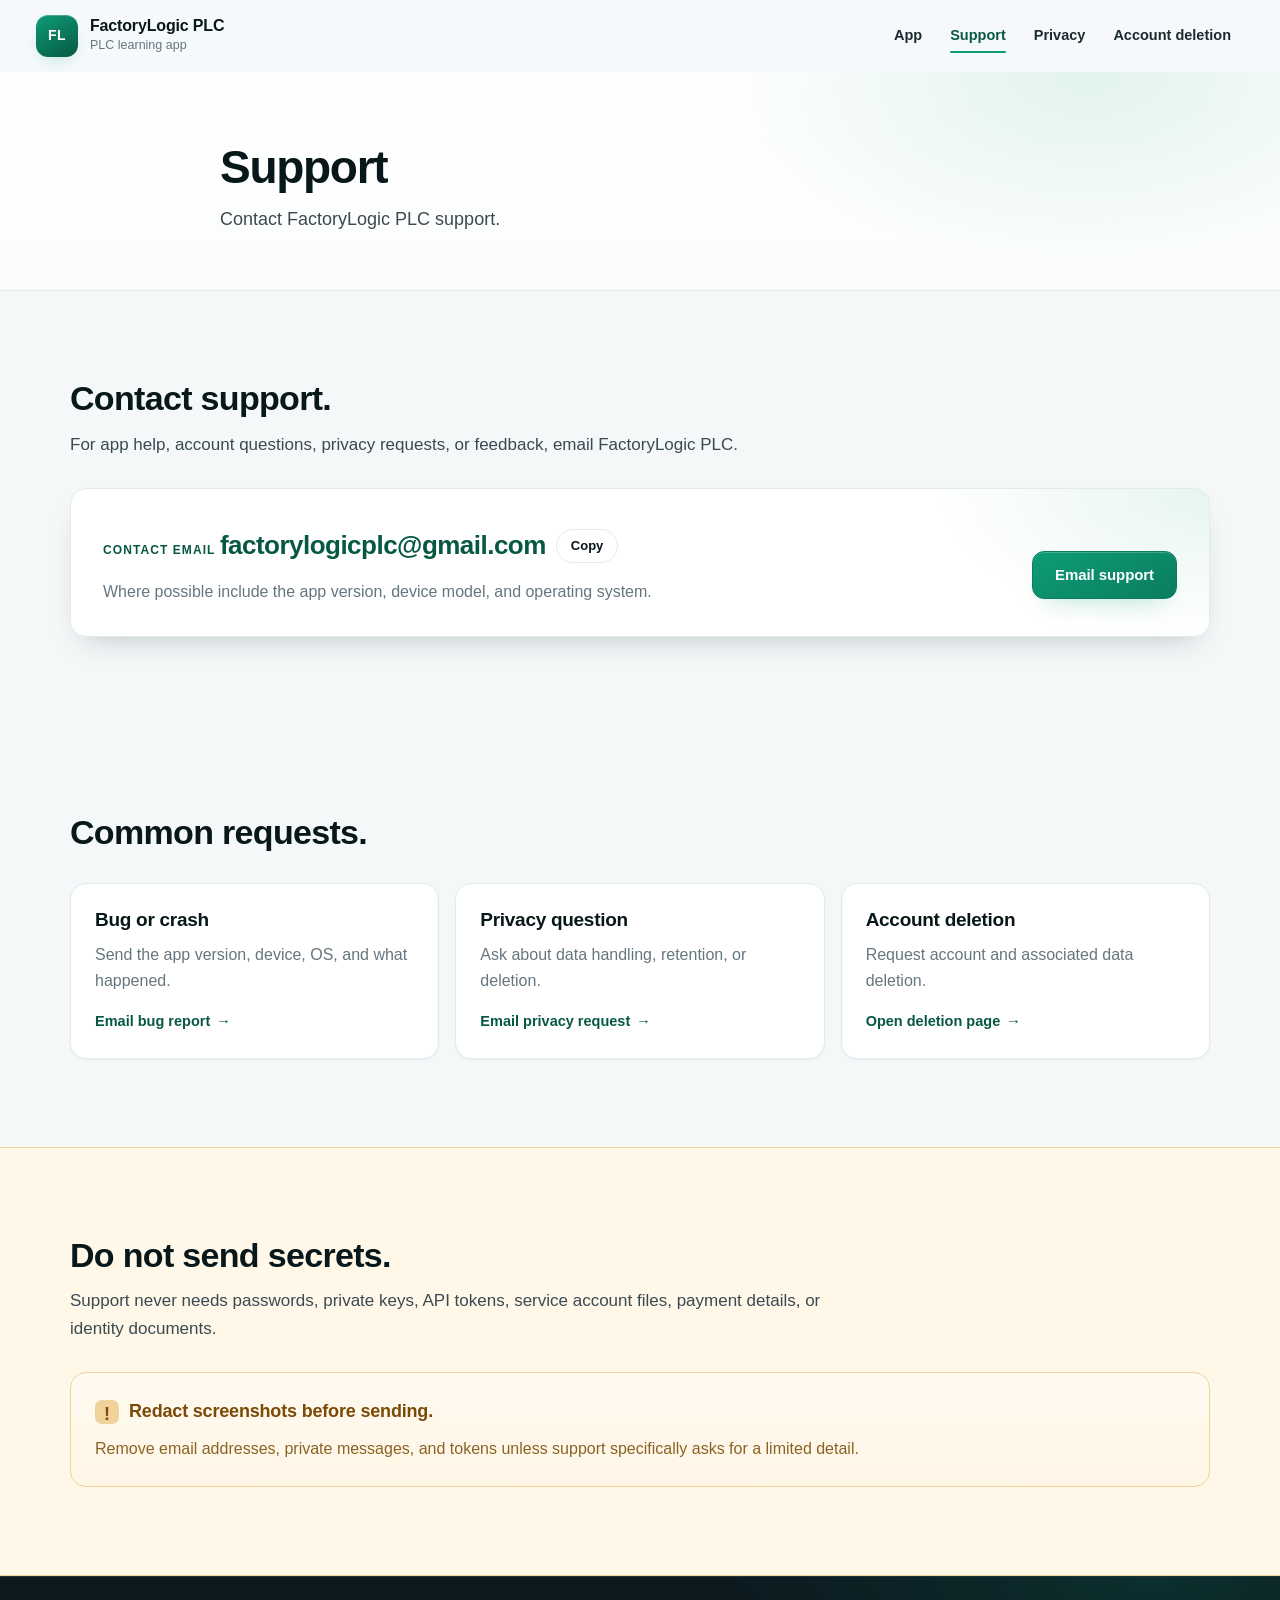
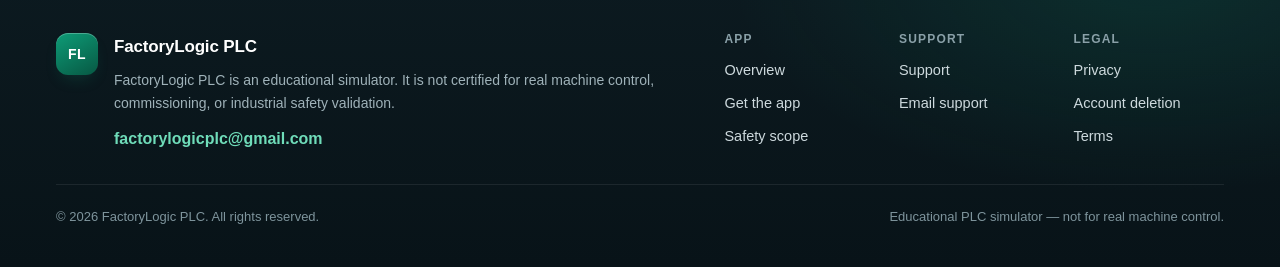
<file: support/index.html>
<!DOCTYPE html>
<html lang="en">
  <head>
    <meta charset="UTF-8" />
    <meta name="viewport" content="width=device-width, initial-scale=1" />
    <title>Support | FactoryLogic PLC</title>
    <meta name="description" content="Contact FactoryLogic PLC support." />
    <meta name="color-scheme" content="light" />
    <meta name="theme-color" content="#0a7d5f" />
    <meta property="og:title" content="Support | FactoryLogic PLC" />
    <meta property="og:description" content="Contact FactoryLogic PLC support." />
    <meta property="og:type" content="website" />
    <meta property="og:url" content="https://ysrtirak.github.io/FactoryLogicPLC/support/" />
    <link rel="canonical" href="https://ysrtirak.github.io/FactoryLogicPLC/support/" />
    <link rel="icon" type="image/svg+xml" href="../favicon.svg" />
    <link rel="apple-touch-icon" href="../favicon.svg" />
    <link rel="stylesheet" href="../assets/site.css?v=2026-05-20-features-v1" />
    <script src="../site.js?v=2026-05-20-features-v1" defer></script>
  </head>
  <body class="sub-page page-support">
    <a class="skip-link" href="#main">Skip to content</a>
    <header class="site-header">
      <a class="brand" href="../" aria-label="FactoryLogic PLC home">
        <span class="brand-mark" aria-hidden="true">FL</span>
        <span>
          <strong>FactoryLogic PLC</strong>
          <small>PLC learning app</small>
        </span>
      </a>
      <nav class="primary-nav" aria-label="Primary navigation">
        <a href="../#app">App</a>
        <a href="../support/" aria-current="page">Support</a>
        <a href="../privacy/">Privacy</a>
        <a href="../account-deletion/">Account deletion</a>
      </nav>
    </header>
    <main id="main">
      <section class="page-intro">
        <div class="section-inner narrow">
          <h1>Support</h1>
          <p>Contact FactoryLogic PLC support.</p>
        </div>
      </section>
      <section class="content-section section-contactPanel" id="support-contact" data-reveal>
        <div class="section-inner">
          <div class="section-heading">
<h2 id="support-contact-title">Contact support.</h2>
            <p>For app help, account questions, privacy requests, or feedback, email FactoryLogic PLC.</p>
          </div>
          <div class="contact-panel">
            <div>
              <p class="contact-label">Contact email</p>
              <div class="contact-email-row">
                <a class="contact-email" href="mailto:factorylogicplc@gmail.com" data-copy="factorylogicplc@gmail.com" aria-label="Email address — tap again to copy">factorylogicplc@gmail.com</a>
                <button type="button" class="copy-button" data-copy="factorylogicplc@gmail.com" aria-label="Copy email address to clipboard">Copy</button>
              </div>
              <p>Where possible include the app version, device model, and operating system.</p>
            </div>
            <div class="contact-actions">
            <a class="button-primary is-email" href="mailto:factorylogicplc@gmail.com?subject=FactoryLogic+PLC+support+request&body=Hello+FactoryLogic+PLC+team%2C%0A%0AI+need+help+with%3A%0A%0AApp+version%3A%0ADevice+model%3A%0AOperating+system%3A%0ADescription%3A%0A%0APlease+do+not+include+passwords%2C+private+keys%2C+service+account+files%2C+or+identity+documents." data-copy="factorylogicplc@gmail.com" aria-label="Email support — opens your email app, or tap again to copy factorylogicplc@gmail.com">Email support</a>
          </div>
          </div>
        </div>
      </section>
      <section class="content-section section-featureGrid" id="support-links" data-reveal>
        <div class="section-inner">
          <div class="section-heading">
<h2 id="support-links-title">Common requests.</h2>
</div>
          <div class="card-grid">
            <article class="card">
<h3>Bug or crash</h3>
              <p>Send the app version, device, OS, and what happened.</p>
              <a class="text-link" href="mailto:factorylogicplc@gmail.com?subject=FactoryLogic+PLC+bug+report&body=Hello+FactoryLogic+PLC+team%2C%0A%0ABug+report%3A%0A%0AApp+version%3A%0ADevice+model%3A%0AOperating+system%3A%0ASteps+to+reproduce%3A%0AExpected+result%3A%0AActual+result%3A%0A%0APlease+do+not+include+passwords%2C+private+keys%2C+service+account+files%2C+or+identity+documents.">Email bug report</a>
            </article>
            <article class="card">
<h3>Privacy question</h3>
              <p>Ask about data handling, retention, or deletion.</p>
              <a class="text-link" href="mailto:factorylogicplc@gmail.com?subject=FactoryLogic+PLC+privacy+request&body=Hello+FactoryLogic+PLC+team%2C%0A%0APrivacy+request%3A%0A%0AAccount+email%2C+if+relevant%3A%0ARequest+details%3A%0A%0APlease+do+not+include+passwords%2C+private+keys%2C+service+account+files%2C+or+identity+documents.">Email privacy request</a>
            </article>
            <article class="card">
<h3>Account deletion</h3>
              <p>Request account and associated data deletion.</p>
              <a class="text-link" href="../account-deletion/">Open deletion page</a>
            </article>
          </div>
        </div>
      </section>
      <section class="content-section section-callout section-warning" id="safe-support" data-reveal>
        <div class="section-inner">
          <div class="section-heading">
<h2 id="safe-support-title">Do not send secrets.</h2>
            <p>Support never needs passwords, private keys, API tokens, service account files, payment details, or identity documents.</p>
          </div>
          <div class="callout-box">
            <strong>Redact screenshots before sending.</strong>
            <p>Remove email addresses, private messages, and tokens unless support specifically asks for a limited detail.</p>
</div>
        </div>
      </section>
    </main>
    <footer class="site-footer">
      <div class="footer-brand">
        <span class="brand-mark" aria-hidden="true">FL</span>
        <div>
          <strong>FactoryLogic PLC</strong>
          <p>FactoryLogic PLC is an educational simulator. It is not certified for real machine control, commissioning, or industrial safety validation.</p>
          <a href="mailto:factorylogicplc@gmail.com">factorylogicplc@gmail.com</a>
        </div>
      </div>
      <div class="footer-groups">
        <div>
            <h2>App</h2>
            <a href="../#app">Overview</a>
            <a href="../#get">Get the app</a>
            <a href="../#safety">Safety scope</a>
          </div>
        <div>
            <h2>Support</h2>
            <a href="../support/">Support</a>
            <a href="mailto:factorylogicplc@gmail.com?subject=FactoryLogic+PLC+support+request&body=Hello+FactoryLogic+PLC+team%2C%0A%0AI+need+help+with%3A%0A%0AApp+version%3A%0ADevice+model%3A%0AOperating+system%3A%0ADescription%3A%0A%0APlease+do+not+include+passwords%2C+private+keys%2C+service+account+files%2C+or+identity+documents.">Email support</a>
          </div>
        <div>
            <h2>Legal</h2>
            <a href="../privacy/">Privacy</a>
            <a href="../account-deletion/">Account deletion</a>
            <a href="../terms/">Terms</a>
          </div>
      </div>
      <div class="footer-base">
        <span>&copy; 2026 FactoryLogic PLC. All rights reserved.</span>
        <span>Educational PLC simulator — not for real machine control.</span>
      </div>
    </footer>
  </body>
</html>
</file>
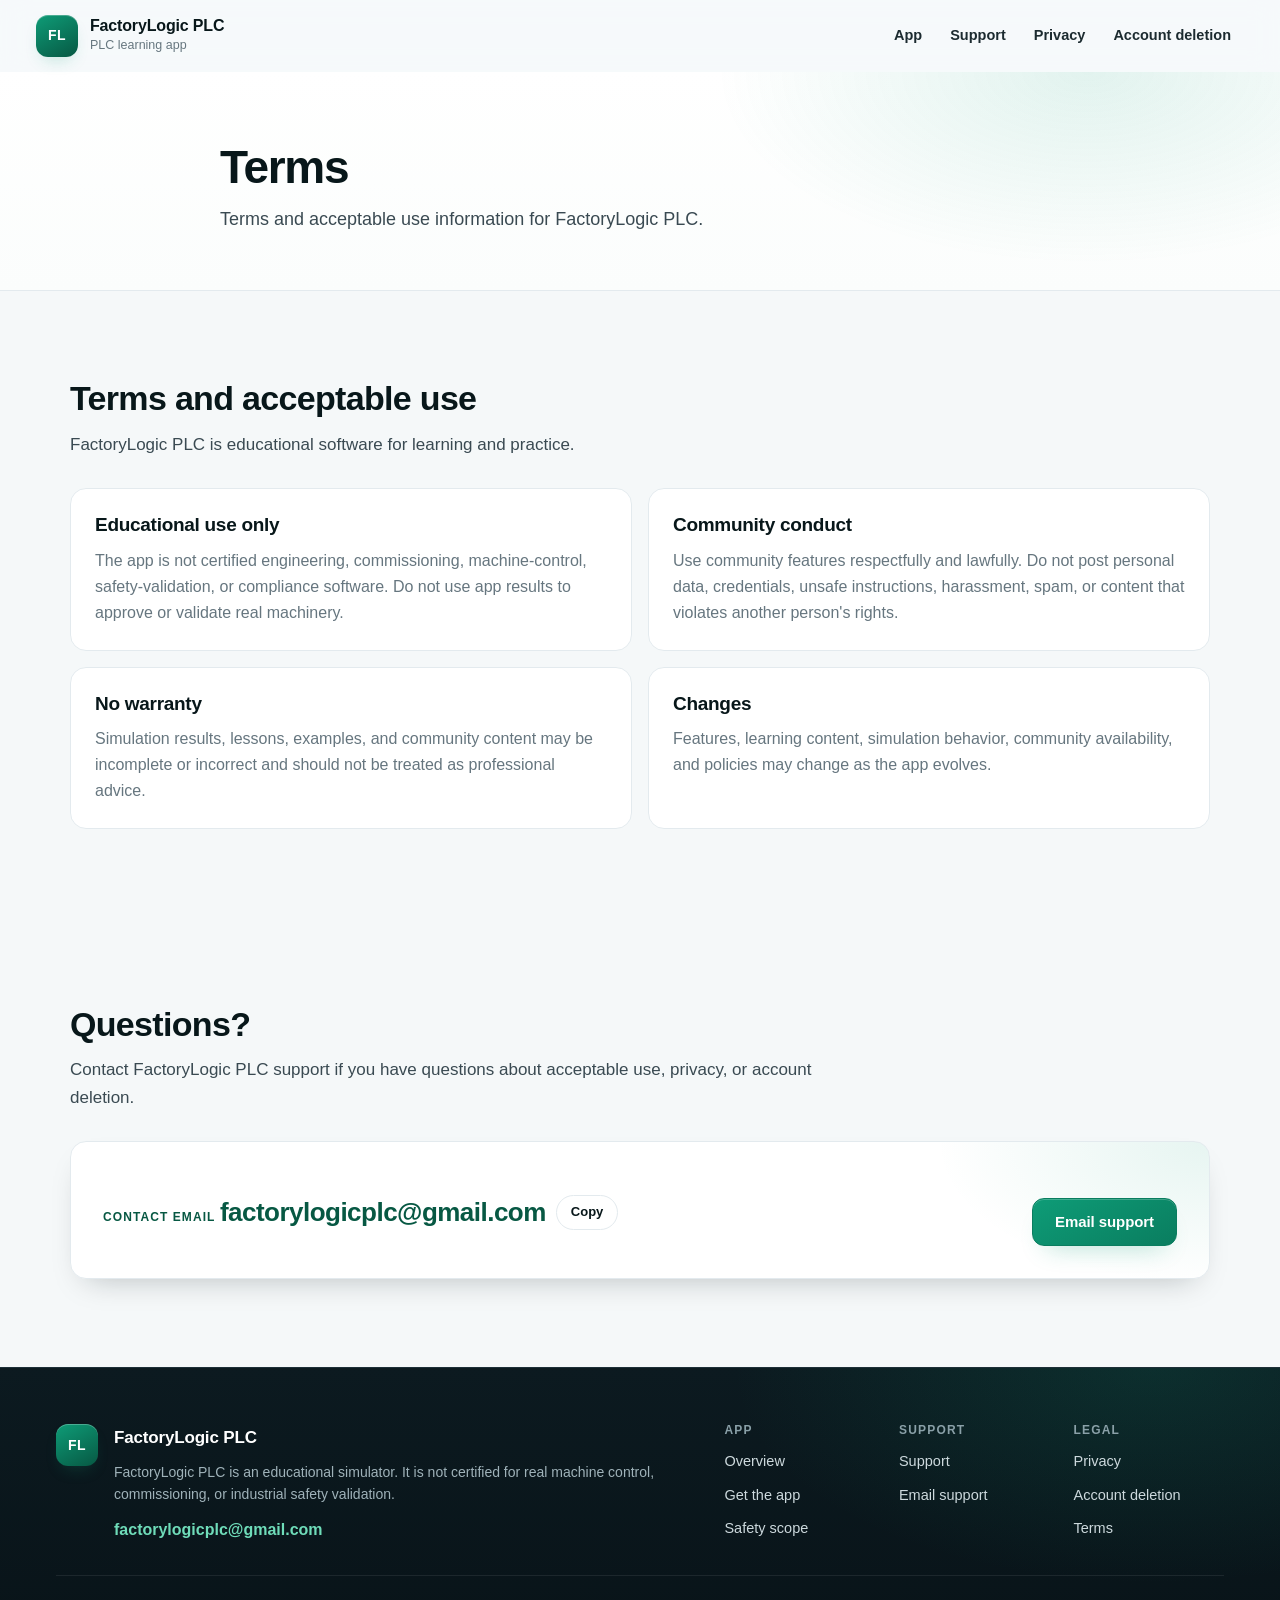
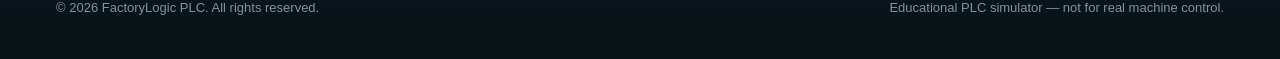
<file: terms/index.html>
<!DOCTYPE html>
<html lang="en">
  <head>
    <meta charset="UTF-8" />
    <meta name="viewport" content="width=device-width, initial-scale=1" />
    <title>Terms | FactoryLogic PLC</title>
    <meta name="description" content="Terms and acceptable use information for FactoryLogic PLC." />
    <meta name="color-scheme" content="light" />
    <meta name="theme-color" content="#0a7d5f" />
    <meta property="og:title" content="Terms | FactoryLogic PLC" />
    <meta property="og:description" content="Terms and acceptable use information for FactoryLogic PLC." />
    <meta property="og:type" content="website" />
    <meta property="og:url" content="https://ysrtirak.github.io/FactoryLogicPLC/terms/" />
    <link rel="canonical" href="https://ysrtirak.github.io/FactoryLogicPLC/terms/" />
    <link rel="icon" type="image/svg+xml" href="../favicon.svg" />
    <link rel="apple-touch-icon" href="../favicon.svg" />
    <link rel="stylesheet" href="../assets/site.css?v=2026-05-20-features-v1" />
    <script src="../site.js?v=2026-05-20-features-v1" defer></script>
  </head>
  <body class="sub-page page-terms">
    <a class="skip-link" href="#main">Skip to content</a>
    <header class="site-header">
      <a class="brand" href="../" aria-label="FactoryLogic PLC home">
        <span class="brand-mark" aria-hidden="true">FL</span>
        <span>
          <strong>FactoryLogic PLC</strong>
          <small>PLC learning app</small>
        </span>
      </a>
      <nav class="primary-nav" aria-label="Primary navigation">
        <a href="../#app">App</a>
        <a href="../support/">Support</a>
        <a href="../privacy/">Privacy</a>
        <a href="../account-deletion/">Account deletion</a>
      </nav>
    </header>
    <main id="main">
      <section class="page-intro">
        <div class="section-inner narrow">
          <h1>Terms</h1>
          <p>Terms and acceptable use information for FactoryLogic PLC.</p>
        </div>
      </section>
      <section class="content-section section-policyList" id="terms-core" data-reveal>
        <div class="section-inner">
          <div class="section-heading">
<h2 id="terms-core-title">Terms and acceptable use</h2>
            <p>FactoryLogic PLC is educational software for learning and practice.</p>
          </div>
          <div class="policy-list">
            <article class="policy-block">
                <h3>Educational use only</h3>
                <p>The app is not certified engineering, commissioning, machine-control, safety-validation, or compliance software. Do not use app results to approve or validate real machinery.</p>
</article>
            <article class="policy-block">
                <h3>Community conduct</h3>
                <p>Use community features respectfully and lawfully. Do not post personal data, credentials, unsafe instructions, harassment, spam, or content that violates another person&#39;s rights.</p>
</article>
            <article class="policy-block">
                <h3>No warranty</h3>
                <p>Simulation results, lessons, examples, and community content may be incomplete or incorrect and should not be treated as professional advice.</p>
</article>
            <article class="policy-block">
                <h3>Changes</h3>
                <p>Features, learning content, simulation behavior, community availability, and policies may change as the app evolves.</p>
</article>
          </div>
        </div>
      </section>
      <section class="content-section section-contactPanel" id="terms-contact" data-reveal>
        <div class="section-inner">
          <div class="section-heading">
<h2 id="terms-contact-title">Questions?</h2>
            <p>Contact FactoryLogic PLC support if you have questions about acceptable use, privacy, or account deletion.</p>
          </div>
          <div class="contact-panel">
            <div>
              <p class="contact-label">Contact email</p>
              <div class="contact-email-row">
                <a class="contact-email" href="mailto:factorylogicplc@gmail.com" data-copy="factorylogicplc@gmail.com" aria-label="Email address — tap again to copy">factorylogicplc@gmail.com</a>
                <button type="button" class="copy-button" data-copy="factorylogicplc@gmail.com" aria-label="Copy email address to clipboard">Copy</button>
              </div>
</div>
            <div class="contact-actions">
            <a class="button-primary is-email" href="mailto:factorylogicplc@gmail.com?subject=FactoryLogic+PLC+terms+question&body=Hello+FactoryLogic+PLC+team%2C%0A%0AI+have+a+question+about+the+terms%3A%0A%0AQuestion%3A%0A%0APlease+do+not+include+passwords%2C+private+keys%2C+service+account+files%2C+or+identity+documents." data-copy="factorylogicplc@gmail.com" aria-label="Email support — opens your email app, or tap again to copy factorylogicplc@gmail.com">Email support</a>
          </div>
          </div>
        </div>
      </section>
    </main>
    <footer class="site-footer">
      <div class="footer-brand">
        <span class="brand-mark" aria-hidden="true">FL</span>
        <div>
          <strong>FactoryLogic PLC</strong>
          <p>FactoryLogic PLC is an educational simulator. It is not certified for real machine control, commissioning, or industrial safety validation.</p>
          <a href="mailto:factorylogicplc@gmail.com">factorylogicplc@gmail.com</a>
        </div>
      </div>
      <div class="footer-groups">
        <div>
            <h2>App</h2>
            <a href="../#app">Overview</a>
            <a href="../#get">Get the app</a>
            <a href="../#safety">Safety scope</a>
          </div>
        <div>
            <h2>Support</h2>
            <a href="../support/">Support</a>
            <a href="mailto:factorylogicplc@gmail.com?subject=FactoryLogic+PLC+support+request&body=Hello+FactoryLogic+PLC+team%2C%0A%0AI+need+help+with%3A%0A%0AApp+version%3A%0ADevice+model%3A%0AOperating+system%3A%0ADescription%3A%0A%0APlease+do+not+include+passwords%2C+private+keys%2C+service+account+files%2C+or+identity+documents.">Email support</a>
          </div>
        <div>
            <h2>Legal</h2>
            <a href="../privacy/">Privacy</a>
            <a href="../account-deletion/">Account deletion</a>
            <a href="../terms/">Terms</a>
          </div>
      </div>
      <div class="footer-base">
        <span>&copy; 2026 FactoryLogic PLC. All rights reserved.</span>
        <span>Educational PLC simulator — not for real machine control.</span>
      </div>
    </footer>
  </body>
</html>
</file>
<file: assets/site.css>
/* FactoryLogic PLC — public website visual system.
   Modern, premium, light. Emerald/teal accent.
   Base usable without JavaScript; `.js` gates progressive enhancements.

   Sections:
   1.  Tokens & resets
   2.  Typography
   3.  Header
   4.  Hero
   5.  Buttons & store badges
   6.  Phone mockup (matches the real dark app)
   7.  Section / grid / card system
   8.  Workflow, metrics, learning, visual panels
   9.  Contact, deletion, FAQ, link cards
   10. Callouts
   11. Footer
   12. Toast & copy button
   13. Scroll reveal & header scroll state
   14. Responsive
*/

/* ============ 1. Tokens & resets ============ */

:root {
  color-scheme: light;

  --ink-strong: #08171a;
  --ink: #1c2b30;
  --body: #3a4a52;
  --muted: #66767f;
  --line: #e3eaee;
  --line-soft: #eef3f5;
  --bg: #f5f8f9;
  --panel: #ffffff;

  --accent: #0e9c77;
  --accent-strong: #0a7d5f;
  --accent-deep: #075843;
  --accent-tint: #e8f6f1;
  --accent-tint-2: #d6efe7;
  --accent-ring: rgba(14, 156, 119, 0.32);

  --warning-bg: #fff7e8;
  --warning-line: #f0d39a;
  --warning-ink: #7a4a06;

  --shadow-sm: 0 1px 2px rgba(8, 23, 26, 0.05);
  --shadow-md: 0 14px 30px -16px rgba(8, 23, 26, 0.28);
  --shadow-lg: 0 36px 70px -34px rgba(7, 60, 47, 0.42);
  --radius: 16px;
  --radius-sm: 12px;
  --radius-pill: 999px;
  --max: 1140px;

  --font-sans: "Inter", -apple-system, BlinkMacSystemFont, "SF Pro Text",
    "Segoe UI", "Helvetica Neue", Arial, sans-serif;
  --font-mono: "SF Mono", ui-monospace, "JetBrains Mono", "Roboto Mono",
    Menlo, Consolas, monospace;

  /* Real app palette (for the phone mockup) */
  --app-page-top: #08111d;
  --app-page-bottom: #0e1f34;
  --app-chrome: #050a12;
  --app-chrome-fg: #e5eef9;
  --app-chrome-border: #1c314a;
  --app-panel-start: #122138;
  --app-panel-end: #0e1a2d;
  --app-panel-border: #315273;
  --app-panel-sub: #9fb1c9;
  --app-nav-active: #1f9d74;
  --app-run-idle: #16a34a;
  --app-run-active: #f59e0b;
  --app-sky: #38bdf8;
  --app-input: #38bdf8;
  --app-output: #1f9d74;
}

* {
  box-sizing: border-box;
}

html {
  scroll-behavior: smooth;
  -webkit-text-size-adjust: 100%;
}

body {
  margin: 0;
  background: var(--bg);
  color: var(--body);
  font-family: var(--font-sans);
  font-size: 16px;
  line-height: 1.6;
  font-feature-settings: "cv02", "cv03", "cv04", "ss01";
  -webkit-font-smoothing: antialiased;
  -moz-osx-font-smoothing: grayscale;
  text-rendering: optimizeLegibility;
  overflow-x: hidden;
}

::selection {
  background: var(--accent-tint-2);
  color: var(--accent-deep);
}

a {
  color: var(--accent-strong);
  text-underline-offset: 3px;
}

a:focus-visible,
button:focus-visible,
summary:focus-visible {
  outline: 3px solid var(--accent-ring);
  outline-offset: 3px;
  border-radius: 6px;
}

img { max-width: 100%; }

/* ============ 2. Typography ============ */

h1, h2, h3, p, li, a, strong, span {
  overflow-wrap: anywhere;
}

h1, h2, h3, p { margin: 0; }

h1 {
  color: var(--ink-strong);
  font-size: clamp(36px, 5.4vw, 60px);
  line-height: 1.03;
  letter-spacing: -0.028em;
  font-weight: 800;
}

h2 {
  color: var(--ink-strong);
  font-size: clamp(26px, 3.2vw, 34px);
  line-height: 1.16;
  letter-spacing: -0.02em;
  font-weight: 800;
}

h3 {
  color: var(--ink-strong);
  font-size: 19px;
  line-height: 1.3;
  letter-spacing: -0.012em;
  font-weight: 700;
}

.skip-link {
  position: absolute;
  left: 16px;
  top: -64px;
  z-index: 30;
  border-radius: 10px;
  background: var(--ink-strong);
  color: #fff;
  padding: 11px 16px;
  font-weight: 700;
  text-decoration: none;
  transition: top 0.18s ease;
}
.skip-link:focus { top: 16px; }

/* ============ 3. Header ============ */

.site-header {
  position: sticky;
  top: 0;
  z-index: 20;
  display: flex;
  align-items: center;
  justify-content: space-between;
  gap: 18px;
  width: 100%;
  min-height: 72px;
  padding: 12px 24px;
  border-bottom: 1px solid transparent;
  background: rgba(247, 250, 251, 0.72);
  backdrop-filter: saturate(180%) blur(14px);
  -webkit-backdrop-filter: saturate(180%) blur(14px);
  transition: border-color 0.2s ease, box-shadow 0.2s ease, background 0.2s ease;
}

.site-header.is-scrolled {
  border-bottom-color: rgba(227, 234, 238, 0.9);
  box-shadow: 0 8px 24px -20px rgba(8, 23, 26, 0.45);
  background: rgba(247, 250, 251, 0.92);
}

.brand {
  display: inline-flex;
  align-items: center;
  gap: 12px;
  color: var(--ink-strong);
  text-decoration: none;
}

.brand-mark {
  display: inline-grid;
  place-items: center;
  width: 42px;
  height: 42px;
  border-radius: 12px;
  background: linear-gradient(150deg, var(--accent) 0%, var(--accent-deep) 100%);
  color: #fff;
  font-size: 14px;
  font-weight: 800;
  letter-spacing: 0.04em;
  box-shadow: 0 8px 18px -8px var(--accent-ring), inset 0 1px 0 rgba(255,255,255,0.25);
}

.brand strong, .brand small { display: block; }
.brand strong { font-size: 16px; line-height: 1.2; letter-spacing: -0.01em; }
.brand small { color: var(--muted); font-size: 12.5px; font-weight: 500; }

.primary-nav {
  display: flex;
  align-items: center;
  justify-content: flex-end;
  gap: 2px;
  flex-wrap: wrap;
}

.primary-nav a {
  position: relative;
  border-radius: 10px;
  color: var(--ink);
  padding: 9px 13px;
  text-decoration: none;
  font-size: 14.5px;
  font-weight: 600;
  white-space: nowrap;
  transition: color 0.15s ease, background 0.15s ease;
}

.primary-nav a:hover { background: var(--accent-tint); color: var(--accent-deep); }
.primary-nav a[aria-current="page"] { color: var(--accent-deep); }
.primary-nav a[aria-current="page"]::after {
  content: "";
  position: absolute; left: 13px; right: 13px; bottom: 3px;
  height: 2px; border-radius: 2px; background: var(--accent);
}

/* ============ 4. Hero ============ */

.hero-section {
  position: relative;
  isolation: isolate;
  display: grid;
  grid-template-columns: 1fr;
  align-items: center;
  gap: 40px;
  padding: 80px 24px 88px;
  overflow: hidden;
  background:
    radial-gradient(900px 520px at 78% 12%, rgba(14, 156, 119, 0.16), transparent 60%),
    radial-gradient(680px 480px at 8% 100%, rgba(14, 156, 119, 0.10), transparent 62%),
    linear-gradient(180deg, #ffffff 0%, var(--bg) 100%);
}

.hero-bg {
  position: absolute;
  inset: 0;
  z-index: -1;
  pointer-events: none;
  background-image:
    linear-gradient(rgba(8,23,26,0.04) 1px, transparent 1px),
    linear-gradient(90deg, rgba(8,23,26,0.04) 1px, transparent 1px);
  background-size: 56px 56px;
  -webkit-mask-image: radial-gradient(720px 480px at 70% 30%, #000 0%, transparent 78%);
  mask-image: radial-gradient(720px 480px at 70% 30%, #000 0%, transparent 78%);
}

.hero-bg::after {
  content: "";
  position: absolute; inset: -20%;
  background:
    radial-gradient(420px 280px at 22% 78%, rgba(56, 189, 248, 0.18), transparent 60%),
    radial-gradient(380px 260px at 80% 14%, rgba(14, 156, 119, 0.2), transparent 62%);
  animation: heroDrift 18s ease-in-out infinite alternate;
}

@keyframes heroDrift {
  0%   { transform: translate3d(0,0,0) scale(1); }
  100% { transform: translate3d(2%, -1%, 0) scale(1.04); }
}

.hero-copy-wrap, .hero-visual, .section-inner {
  width: 100%;
  max-width: var(--max);
  margin: 0 auto;
  min-width: 0;
}

.eyebrow, .card-kicker, .contact-label {
  display: inline-flex; align-items: center; gap: 7px;
  margin: 0 0 16px;
  color: var(--accent-deep);
  font-size: 12px; font-weight: 700;
  letter-spacing: 0.09em; text-transform: uppercase;
}

.eyebrow {
  border: 1px solid var(--accent-tint-2);
  border-radius: var(--radius-pill);
  background: var(--accent-tint);
  padding: 6px 13px;
}

.eyebrow::before {
  content: ""; width: 6px; height: 6px; border-radius: 50%;
  background: var(--accent);
  box-shadow: 0 0 0 3px rgba(14,156,119,0.18);
  animation: heroDot 2.6s ease-in-out infinite;
}

@keyframes heroDot {
  0%, 100% { box-shadow: 0 0 0 3px rgba(14,156,119,0.18); }
  50%      { box-shadow: 0 0 0 6px rgba(14,156,119,0.05); }
}

.hero-copy {
  max-width: 600px;
  margin-top: 22px;
  color: var(--body);
  font-size: 19px;
  line-height: 1.62;
}

.badge-row {
  display: flex; flex-wrap: wrap; gap: 9px;
  margin-top: 26px;
}

.badge-row span {
  display: inline-flex; align-items: center; gap: 8px;
  border: 1px solid var(--line);
  border-radius: var(--radius-pill);
  background: var(--panel);
  color: var(--ink);
  padding: 8px 14px 8px 11px;
  font-size: 13.5px; font-weight: 600;
  box-shadow: var(--shadow-sm);
}

.badge-row span::before {
  content: ""; width: 16px; height: 16px; border-radius: 50%;
  background: linear-gradient(150deg, var(--accent), var(--accent-deep));
  -webkit-mask: url("data:image/svg+xml,%3Csvg xmlns='http://www.w3.org/2000/svg' viewBox='0 0 24 24'%3E%3Cpath fill='none' stroke='%23000' stroke-width='3' stroke-linecap='round' stroke-linejoin='round' d='M5 13l4 4 10-11'/%3E%3C/svg%3E") center / 100% no-repeat;
  mask: url("data:image/svg+xml,%3Csvg xmlns='http://www.w3.org/2000/svg' viewBox='0 0 24 24'%3E%3Cpath fill='none' stroke='%23000' stroke-width='3' stroke-linecap='round' stroke-linejoin='round' d='M5 13l4 4 10-11'/%3E%3C/svg%3E") center / 100% no-repeat;
}

/* ============ 5. Buttons & store badges ============ */

.hero-actions, .section-actions, .contact-actions {
  display: flex; flex-wrap: wrap; gap: 12px;
  margin-top: 24px;
}

.button-primary, .button-secondary {
  display: inline-flex; align-items: center; justify-content: center; gap: 8px;
  min-height: 48px;
  border-radius: 12px;
  padding: 12px 22px;
  text-decoration: none;
  font-weight: 700; font-size: 15px; line-height: 1.2;
  letter-spacing: -0.005em;
  cursor: pointer;
  transition: transform 0.16s ease, box-shadow 0.16s ease, border-color 0.16s ease, background 0.16s ease;
}

.button-primary {
  border: 1px solid var(--accent-strong);
  background: linear-gradient(150deg, var(--accent) 0%, var(--accent-strong) 100%);
  color: #fff;
  box-shadow: 0 14px 26px -14px var(--accent-ring), inset 0 1px 0 rgba(255,255,255,0.22);
}
.button-primary:hover {
  transform: translateY(-2px);
  box-shadow: 0 20px 34px -16px var(--accent-ring), inset 0 1px 0 rgba(255,255,255,0.22);
}

.button-secondary {
  border: 1px solid var(--line);
  background: var(--panel);
  color: var(--ink-strong);
  box-shadow: var(--shadow-sm);
}
.button-secondary:hover {
  transform: translateY(-2px);
  border-color: var(--accent);
  color: var(--accent-deep);
}

/* Store badges */

.store-badges {
  display: flex; flex-wrap: wrap; gap: 12px;
  margin-top: 22px;
}

.store-badge {
  display: inline-flex; align-items: center; gap: 11px;
  min-height: 56px;
  border-radius: 14px;
  padding: 8px 18px 8px 14px;
  background: #0d1117;
  color: #fff;
  text-decoration: none;
  font-weight: 600;
  border: 1px solid #1c2530;
  box-shadow: 0 14px 30px -18px rgba(0,0,0,0.6), inset 0 1px 0 rgba(255,255,255,0.08);
  transition: transform 0.16s ease, box-shadow 0.16s ease, border-color 0.16s ease;
}

.store-badge:hover {
  transform: translateY(-2px);
  box-shadow: 0 20px 36px -18px rgba(0,0,0,0.7), inset 0 1px 0 rgba(255,255,255,0.12);
  border-color: #2a3a4a;
}

.store-badge-icon {
  width: 26px; height: 26px;
  flex: none;
  color: #fff;
}

.store-badge-text {
  display: flex; flex-direction: column;
  line-height: 1.05;
  text-align: left;
}

.store-badge-text small {
  display: block;
  font-size: 10.5px;
  font-weight: 500;
  letter-spacing: 0.06em;
  text-transform: uppercase;
  color: rgba(255,255,255,0.78);
}

.store-badge-text strong {
  display: block;
  font-size: 17px;
  letter-spacing: -0.01em;
  font-weight: 700;
}

/* "Coming soon" state: clearly informational, not a fake button.
   No hover lift, slightly muted, the leading word communicates state. */
.store-badge.is-soon {
  cursor: default;
  background: #0d1117;
  border-color: #1c2530;
  color: rgba(255, 255, 255, 0.78);
  box-shadow: inset 0 1px 0 rgba(255, 255, 255, 0.05);
}

.store-badge.is-soon .store-badge-text strong {
  color: rgba(255, 255, 255, 0.88);
}

.store-badge.is-soon .store-badge-text small {
  color: rgba(255, 206, 116, 0.95);
  font-weight: 700;
}

.store-badge.is-soon .store-badge-icon {
  opacity: 0.85;
}

.store-badge.is-soon:hover {
  transform: none;
  border-color: #1c2530;
  box-shadow: inset 0 1px 0 rgba(255, 255, 255, 0.05);
}

.store-badges-lg .store-badge {
  min-height: 64px;
  padding: 10px 22px 10px 18px;
}
.store-badges-lg .store-badge-icon { width: 30px; height: 30px; }
.store-badges-lg .store-badge-text strong { font-size: 19px; }

.store-cta {
  display: grid;
  gap: 18px;
  padding: 32px;
  border-radius: var(--radius);
  background:
    radial-gradient(620px 280px at 100% 0%, rgba(14,156,119,0.18), transparent 60%),
    linear-gradient(180deg, #0c1a20 0%, #081318 100%);
  color: #e9f1f4;
  box-shadow: var(--shadow-md);
}

.store-cta .store-badges { margin-top: 0; }
.store-note {
  margin: 0;
  color: #9fb2b9;
  font-size: 14px;
}

/* ============ 6. Phone mockup (matches the real dark app) ============ */

.hero-visual { align-self: center; }

.phone-shell {
  position: relative;
  width: min(330px, 100%);
  margin: 0 auto;
  padding: 10px;
  border-radius: 48px;
  background: linear-gradient(165deg, #16323c 0%, #0a1a21 60%, #050a12 100%);
  box-shadow: var(--shadow-lg), inset 0 0 0 1px rgba(255,255,255,0.06);
  animation: phoneFloat 8s ease-in-out infinite;
}

@keyframes phoneFloat {
  0%, 100% { transform: translateY(0); }
  50%      { transform: translateY(-6px); }
}

.phone-shell::after {
  content: ""; position: absolute; inset: -1px;
  border-radius: 49px;
  pointer-events: none;
  box-shadow: inset 0 1px 1px rgba(255,255,255,0.12);
}

.phone-notch {
  position: absolute;
  top: 18px; left: 50%;
  transform: translateX(-50%);
  width: 110px; height: 26px;
  border-radius: 18px;
  background: #050a12;
  z-index: 4;
  box-shadow: inset 0 0 0 1px rgba(255,255,255,0.04);
}

.phone-notch::after {
  content: "";
  position: absolute; right: 16px; top: 50%;
  transform: translateY(-50%);
  width: 8px; height: 8px; border-radius: 50%;
  background: #0d2433;
  box-shadow: inset 0 0 0 1px rgba(56, 189, 248, 0.35);
}

.app-screen {
  overflow: hidden;
  min-height: 600px;
  border-radius: 38px;
  background: linear-gradient(180deg, var(--app-page-top), var(--app-page-bottom));
  color: var(--app-chrome-fg);
  position: relative;
  display: flex;
  flex-direction: column;
}

.app-screen .app-page {
  flex: 1 1 auto;
}

.app-statusbar {
  display: flex; align-items: center; justify-content: space-between;
  padding: 14px 28px 6px;
  color: var(--app-chrome-fg);
  font-size: 12px;
  font-weight: 700;
  letter-spacing: -0.01em;
}

.app-statusbar .app-status-time {
  position: relative;
  z-index: 5;
}

.app-status-icons {
  display: inline-flex; align-items: center; gap: 6px;
  color: var(--app-chrome-fg);
}
.app-status-icons svg { display: block; }
.app-status-icons svg:nth-child(1) { width: 14px; height: 10px; }
.app-status-icons svg:nth-child(2) { width: 14px; height: 10px; }
.app-status-icons svg:nth-child(3) { width: 22px; height: 10px; }

.app-appbar {
  display: flex; align-items: center; justify-content: space-between;
  gap: 10px;
  padding: 12px 16px 14px;
  background: var(--app-chrome);
  border-bottom: 1px solid var(--app-chrome-border);
}

.app-brand {
  display: inline-flex; align-items: center; gap: 10px;
  min-width: 0;
}

.app-brand-mark {
  display: inline-grid; place-items: center;
  width: 30px; height: 30px;
  border-radius: 9px;
  background: linear-gradient(150deg, var(--accent), var(--accent-deep));
  color: #fff;
  font-size: 11px; font-weight: 800;
  letter-spacing: 0.04em;
  box-shadow: 0 6px 14px -6px var(--accent-ring);
}

.app-brand-text { min-width: 0; }
.app-brand-text strong {
  display: block;
  font-size: 13.5px; font-weight: 700;
  letter-spacing: -0.01em;
  color: var(--app-chrome-fg);
  white-space: nowrap;
  overflow: hidden;
  text-overflow: ellipsis;
}
.app-brand-text small {
  display: block;
  font-size: 10.5px;
  font-weight: 600;
  color: var(--app-panel-sub);
  letter-spacing: 0.04em;
}

.app-run {
  display: inline-flex; align-items: center; gap: 7px;
  border: 1px solid rgba(245, 158, 11, 0.55);
  border-radius: var(--radius-pill);
  background: rgba(245, 158, 11, 0.18);
  color: var(--app-run-active);
  padding: 6px 12px 6px 9px;
  font-size: 11.5px;
  font-weight: 800;
  letter-spacing: 0.08em;
  cursor: default;
  pointer-events: none;
}

.app-run-dot {
  width: 8px; height: 8px;
  border-radius: 50%;
  background: var(--app-run-active);
  box-shadow: 0 0 0 0 rgba(245, 158, 11, 0.6);
  animation: runPulse 1.4s ease-out infinite;
}

@keyframes runPulse {
  0%   { box-shadow: 0 0 0 0 rgba(245, 158, 11, 0.55); }
  70%  { box-shadow: 0 0 0 10px rgba(245, 158, 11, 0); }
  100% { box-shadow: 0 0 0 0 rgba(245, 158, 11, 0); }
}

.app-page {
  padding: 14px 14px 10px;
}

.app-panel {
  position: relative;
  border-radius: 16px;
  background: linear-gradient(180deg, var(--app-panel-start), var(--app-panel-end));
  border: 1px solid var(--app-panel-border);
  padding: 14px 16px;
  box-shadow: 0 18px 30px -22px rgba(0,0,0,0.7);
}

.app-panel + .app-panel { margin-top: 12px; }

.app-panel-eyebrow {
  color: var(--app-sky);
  font-size: 10px;
  font-weight: 800;
  letter-spacing: 0.12em;
  text-transform: uppercase;
}

.app-lesson-card h3 {
  margin-top: 6px;
  color: var(--app-chrome-fg);
  font-size: 17px;
  letter-spacing: -0.015em;
}

.app-lesson-card p {
  margin-top: 6px;
  color: var(--app-panel-sub);
  font-size: 12.5px;
  line-height: 1.5;
}

.app-progress {
  margin-top: 12px;
  height: 6px;
  border-radius: var(--radius-pill);
  background: rgba(255,255,255,0.06);
  overflow: hidden;
}
.app-progress span {
  display: block;
  height: 100%;
  width: 0;
  border-radius: var(--radius-pill);
  background: linear-gradient(90deg, var(--app-sky), var(--app-nav-active));
  box-shadow: 0 0 12px rgba(56,189,248,0.4);
  animation: progressFill 1.6s cubic-bezier(0.22, 0.61, 0.36, 1) 0.5s forwards;
}

@keyframes progressFill {
  from { width: 0; }
  to   { width: 64%; }
}

/* Ladder visualization */

.app-ladder {
  position: relative;
  padding: 12px 14px 8px;
  border-radius: 12px;
  background: #0c1a2e;
  border: 1px solid #1d3450;
}

.ladder-rail {
  position: absolute;
  top: 14px; bottom: 14px;
  width: 3px;
  background: linear-gradient(180deg, #38bdf8, #1f9d74);
  box-shadow: 0 0 10px rgba(56,189,248,0.45);
  border-radius: 2px;
}
.ladder-rail-l { left: 6px; }
.ladder-rail-r { right: 6px; }

.ladder-rung {
  position: relative;
  display: flex;
  align-items: center;
  justify-content: space-between;
  gap: 6px;
  margin: 0 14px;
  min-height: 36px;
}
.ladder-rung + .ladder-rung { margin-top: 10px; }

.ladder-wire {
  position: absolute; left: 0; right: 0; top: 50%;
  height: 2px;
  background: #2a4763;
  transform: translateY(-1px);
  z-index: 0;
  border-radius: 2px;
  overflow: hidden;
}

.ladder-rung-1 .ladder-wire::before {
  content: "";
  position: absolute; top: 0; left: -40%;
  width: 40%; height: 100%;
  background: linear-gradient(90deg, transparent, var(--app-sky), transparent);
  filter: blur(0.5px);
  animation: powerFlow 2.4s linear infinite;
}

@keyframes powerFlow {
  0%   { left: -40%; }
  100% { left: 110%; }
}

.ladder-block {
  position: relative;
  z-index: 1;
  display: inline-flex;
  align-items: center;
  justify-content: center;
  min-height: 28px;
  padding: 4px 8px;
  border-radius: 7px;
  background: #0a1626;
  font-size: 10px;
  font-weight: 800;
  letter-spacing: 0.02em;
  color: var(--app-chrome-fg);
  white-space: nowrap;
  /* Override the global overflow-wrap: anywhere that would split words like
     START → STAR/T inside narrow rung cells. */
  overflow-wrap: normal;
  word-break: keep-all;
}

.ladder-contact {
  border: 1.5px solid #355c84;
  min-width: 50px;
  position: relative;
}

.ladder-contact::before,
.ladder-contact::after {
  content: ""; position: absolute; top: 50%;
  width: 6px; height: 2px;
  background: #2a4763;
  transform: translateY(-1px);
}
.ladder-contact::before { left: -7px; }
.ladder-contact::after  { right: -7px; }

.ladder-contact.is-closed {
  border-color: var(--app-sky);
  color: var(--app-sky);
  box-shadow: 0 0 10px rgba(56,189,248,0.35), inset 0 0 0 1px rgba(56,189,248,0.18);
}
.ladder-contact.is-closed::before,
.ladder-contact.is-closed::after {
  background: var(--app-sky);
  box-shadow: 0 0 6px rgba(56,189,248,0.6);
}

.ladder-contact.is-open {
  border-color: #4a6280;
  color: #93a8c2;
  opacity: 0.85;
}

.ladder-coil {
  min-width: 54px;
  border: 1.5px solid #355c84;
  border-radius: 999px;
  background: #0a1626;
  color: #cdd9e8;
}

.ladder-coil.is-energized {
  border-color: var(--app-nav-active);
  color: var(--app-nav-active);
  background: rgba(31, 157, 116, 0.12);
  box-shadow: 0 0 14px rgba(31,157,116,0.4), inset 0 0 0 1px rgba(31,157,116,0.22);
  animation: coilPulse 2.4s ease-in-out infinite;
}

@keyframes coilPulse {
  0%, 100% { box-shadow: 0 0 14px rgba(31,157,116,0.35), inset 0 0 0 1px rgba(31,157,116,0.22); }
  50%      { box-shadow: 0 0 22px rgba(31,157,116,0.6),  inset 0 0 0 1px rgba(31,157,116,0.4); }
}

.app-tagrow {
  display: flex; gap: 8px;
  margin-top: 12px;
}

.app-tag {
  display: inline-flex; align-items: center;
  padding: 7px 11px;
  border-radius: 9px;
  font-size: 10.5px;
  font-weight: 800;
  letter-spacing: 0.04em;
  border: 1px solid transparent;
}

.app-tag-input {
  background: rgba(56,189,248,0.12);
  border-color: rgba(56,189,248,0.32);
  color: var(--app-sky);
}

.app-tag-output {
  background: rgba(31,157,116,0.14);
  border-color: rgba(31,157,116,0.4);
  color: var(--app-nav-active);
}

/* Bottom nav */

.app-navbar {
  display: grid;
  grid-template-columns: repeat(3, 1fr);
  gap: 0;
  padding: 8px 8px 14px;
  background: var(--app-chrome);
  border-top: 1px solid var(--app-chrome-border);
}

.app-nav-item {
  position: relative;
  display: flex; flex-direction: column; align-items: center; gap: 4px;
  padding: 8px 4px 4px;
  color: #6a829c;
  font-weight: 600;
}

.app-nav-item svg,
.app-nav-item small {
  position: relative;
  z-index: 1;
}

.app-nav-item svg {
  width: 22px; height: 22px;
}

.app-nav-item small {
  font-size: 10.5px;
  letter-spacing: 0.02em;
  font-weight: 700;
}

.app-nav-item.is-active {
  color: var(--app-chrome-fg);
}

.app-nav-item.is-active svg {
  color: #ffffff;
}

.app-nav-pill {
  position: absolute;
  top: 4px;
  left: 50%;
  transform: translateX(-50%) scale(0.4);
  width: 56px; height: 28px;
  border-radius: var(--radius-pill);
  background: var(--app-nav-active);
  opacity: 0;
  box-shadow: 0 0 18px rgba(31, 157, 116, 0.55);
  animation: navPillIn 0.55s cubic-bezier(0.22, 0.61, 0.36, 1) 0.25s forwards;
}

@keyframes navPillIn {
  to { transform: translateX(-50%) scale(1); opacity: 0.95; }
}

/* ============ 7. Sections / grids / cards ============ */

.page-intro {
  position: relative;
  padding: 72px 24px 56px;
  border-bottom: 1px solid var(--line);
  background:
    radial-gradient(620px 320px at 85% 0%, rgba(14, 156, 119, 0.12), transparent 60%),
    linear-gradient(180deg, #ffffff, #fbfdfc);
}
.page-intro .section-inner { max-width: 840px; }
.page-intro h1 { font-size: clamp(32px, 4.6vw, 46px); }
.page-intro p:not(.eyebrow) { margin-top: 14px; color: var(--body); font-size: 18px; }

.content-section {
  padding: 76px 24px;
}

.section-inner.narrow { max-width: 840px; }

.section-heading {
  max-width: 760px;
  margin-bottom: 30px;
}

.section-heading p {
  margin-top: 12px;
  color: var(--body);
  font-size: 17px;
  line-height: 1.62;
}

.section-soft {
  background:
    radial-gradient(680px 340px at 12% 0%, rgba(14, 156, 119, 0.08), transparent 60%),
    var(--accent-tint);
}

.section-warning {
  border-top: 1px solid var(--warning-line);
  border-bottom: 1px solid var(--warning-line);
  background: var(--warning-bg);
}

.card-grid, .learning-map, .policy-list, .link-grid, .faq-list, .metric-grid {
  display: grid;
  grid-template-columns: 1fr;
  gap: 16px;
}

.card, .policy-block, .learning-group, .link-card, .callout-box,
.contact-panel, .deletion-primary, .faq-list details {
  border: 1px solid var(--line);
  border-radius: var(--radius);
  background: var(--panel);
}

.card, .policy-block, .learning-group, .link-card, .callout-box,
.contact-panel, .deletion-primary { padding: 24px; }

.card {
  position: relative;
  overflow: hidden;
  box-shadow: var(--shadow-sm);
  transition: transform 0.18s ease, box-shadow 0.18s ease, border-color 0.18s ease;
}

.card::before {
  content: ""; position: absolute; inset: 0 0 auto 0; height: 3px;
  background: linear-gradient(90deg, var(--accent), var(--accent-deep));
  transform: scaleX(0); transform-origin: left center;
  transition: transform 0.28s ease;
}

.card:hover {
  transform: translateY(-4px);
  border-color: var(--accent-tint-2);
  box-shadow: var(--shadow-md);
}
.card:hover::before { transform: scaleX(1); }

.card h3, .policy-block h3, .learning-group h3 { letter-spacing: -0.015em; }

.card p, .policy-block p, .learning-group p, .link-card span,
.callout-box p, .deletion-primary p, .faq-list p {
  margin-top: 10px; color: var(--muted); line-height: 1.62;
}

.card-kicker { margin-bottom: 12px; }

.text-link {
  display: inline-flex; align-items: center; gap: 6px;
  margin-top: 16px;
  color: var(--accent-deep);
  font-weight: 700;
  font-size: 14.5px;
  text-decoration: none;
}
.text-link::after { content: "→"; transition: transform 0.16s ease; }
.text-link:hover::after { transform: translateX(3px); }

ul {
  margin: 16px 0 0;
  padding-left: 0;
  list-style: none;
}

li + li { margin-top: 10px; }

ul li {
  position: relative;
  padding-left: 26px;
  color: var(--body);
  line-height: 1.6;
}

ul li::before {
  content: ""; position: absolute; left: 0; top: 8px;
  width: 15px; height: 15px; border-radius: 50%;
  background: var(--accent-tint);
}

ul li::after {
  content: ""; position: absolute; left: 4px; top: 12px;
  width: 7px; height: 4px;
  border-left: 2px solid var(--accent-strong);
  border-bottom: 2px solid var(--accent-strong);
  transform: rotate(-45deg);
}

/* ============ 8. Workflow, metrics, learning, visual panels ============ */

.metric {
  border: 1px solid var(--line);
  border-radius: var(--radius);
  background: var(--panel);
  padding: 24px;
  box-shadow: var(--shadow-sm);
}
.metric strong {
  display: block;
  font-size: 38px; line-height: 1;
  letter-spacing: -0.03em;
  background: linear-gradient(150deg, var(--accent), var(--accent-deep));
  -webkit-background-clip: text; background-clip: text; color: transparent;
}
.metric span {
  display: block; margin-top: 10px;
  color: var(--muted); font-size: 14.5px; font-weight: 600;
}

.learning-index {
  display: inline-grid; place-items: center;
  width: 40px; height: 40px;
  margin-bottom: 14px;
  border-radius: 12px;
  background: var(--accent-tint);
  color: var(--accent-deep);
  font-weight: 800; font-size: 15px;
}

.split-layout {
  display: grid; grid-template-columns: 1fr;
  gap: 24px; align-items: center;
}

.visual-panel {
  border: 1px solid var(--line);
  border-radius: var(--radius);
  background: linear-gradient(180deg, #ffffff, #fbfdfc);
  padding: 24px;
  box-shadow: var(--shadow-sm);
}

.visual-panel.scan-cycle, .visual-panel.signal-flow {
  display: flex; flex-wrap: wrap; align-items: center; gap: 10px;
}

/* Scoped only to scan-cycle/signal-flow so app-mockup spans aren't affected. */
.visual-panel.scan-cycle span,
.visual-panel.signal-flow span {
  position: relative;
  display: inline-flex; align-items: center;
  border: 1px solid var(--accent-tint-2);
  border-radius: 10px;
  background: var(--accent-tint);
  color: var(--accent-deep);
  padding: 10px 14px;
  font-size: 13px; font-weight: 700;
}

.visual-panel.scan-cycle span + span::before,
.visual-panel.signal-flow span + span::before {
  content: "→"; margin: 0 12px 0 -2px; color: var(--muted); font-weight: 700;
}

/* ---- App mockup cards (drive quiz, community Q&A) ---- */

.visual-panel.mockup {
  border: 1px solid var(--app-panel-border);
  border-radius: 18px;
  padding: 22px;
  background:
    radial-gradient(420px 220px at 100% 0%, rgba(56, 189, 248, 0.10), transparent 60%),
    linear-gradient(180deg, var(--app-panel-start), var(--app-panel-end));
  color: var(--app-chrome-fg);
  box-shadow: 0 30px 60px -30px rgba(7, 17, 28, 0.75),
              inset 0 1px 0 rgba(255, 255, 255, 0.04);
}

.visual-panel.mockup h3 {
  color: var(--app-chrome-fg);
  letter-spacing: -0.015em;
}

/* ---- Drive quiz mockup ---- */

.mockup-drive .mockup-header {
  display: flex; align-items: center; gap: 10px;
  margin-bottom: 14px;
}

.mockup-drive .mockup-chapter {
  display: inline-flex; align-items: center;
  padding: 4px 10px;
  border-radius: var(--radius-pill);
  background: rgba(56, 189, 248, 0.16);
  border: 1px solid rgba(56, 189, 248, 0.4);
  color: var(--app-sky);
  font-size: 11px;
  font-weight: 800;
  letter-spacing: 0.04em;
}

.mockup-drive .mockup-group {
  color: var(--app-panel-sub);
  font-size: 11.5px;
  font-weight: 600;
  letter-spacing: 0.04em;
  text-transform: uppercase;
}

.mockup-drive .mockup-eyebrow {
  margin: 0 0 8px;
  color: #fbbf24;
  font-size: 11px;
  font-weight: 800;
  letter-spacing: 0.12em;
  text-transform: uppercase;
}

.mockup-drive .mockup-question {
  margin: 0 0 16px;
  font-size: 17px;
  font-weight: 700;
  line-height: 1.35;
}

.mockup-drive .mockup-choices {
  list-style: none;
  margin: 0;
  padding: 0;
  display: grid;
  gap: 8px;
}

.mockup-drive .mockup-choices li {
  margin: 0;
  padding: 11px 14px;
  border-radius: 12px;
  border: 1px solid var(--app-panel-border);
  background: rgba(255, 255, 255, 0.02);
  display: grid;
  grid-template-columns: 18px 1fr auto;
  align-items: center;
  gap: 12px;
  position: relative;
}

/* Override the global `ul li::before/::after` checkmark rule. */
.mockup-drive .mockup-choices li::before,
.mockup-drive .mockup-choices li::after {
  content: none;
}

.mockup-drive .mockup-bullet {
  width: 16px; height: 16px;
  border-radius: 50%;
  border: 2px solid #4a6280;
  background: transparent;
}

.mockup-drive .mockup-choice-text {
  color: #d8e2ee;
  font-size: 13px;
  font-weight: 600;
  line-height: 1.4;
}

.mockup-drive .mockup-tag {
  display: inline-flex; align-items: center;
  padding: 3px 9px;
  border-radius: var(--radius-pill);
  font-size: 10px;
  font-weight: 800;
  letter-spacing: 0.06em;
  text-transform: uppercase;
  background: rgba(34, 197, 94, 0.18);
  color: #4ade80;
  border: 1px solid rgba(34, 197, 94, 0.4);
}

.mockup-drive .mockup-choice.is-correct {
  border-color: rgba(34, 197, 94, 0.55);
  background: rgba(34, 197, 94, 0.10);
  box-shadow: 0 0 18px rgba(34, 197, 94, 0.18) inset;
}

.mockup-drive .mockup-choice.is-correct .mockup-bullet {
  border-color: #22c55e;
  background: radial-gradient(circle, #22c55e 0 45%, transparent 45%);
}

.mockup-drive .mockup-choice.is-correct .mockup-choice-text {
  color: #ecfdf5;
}

.mockup-drive .mockup-footer {
  display: grid;
  grid-template-columns: 1fr auto;
  align-items: center;
  gap: 10px 14px;
  margin-top: 18px;
  padding-top: 14px;
  border-top: 1px solid rgba(255, 255, 255, 0.06);
}

.mockup-drive .mockup-progress {
  grid-column: 1 / -1;
  height: 6px;
  border-radius: var(--radius-pill);
  background: rgba(255, 255, 255, 0.06);
  overflow: hidden;
}
.mockup-drive .mockup-progress span {
  display: block;
  width: 0;
  height: 100%;
  border-radius: var(--radius-pill);
  background: linear-gradient(90deg, var(--app-sky), #22c55e);
  box-shadow: 0 0 10px rgba(56, 189, 248, 0.4);
  animation: progressFillDrive 1.4s cubic-bezier(0.22, 0.61, 0.36, 1) 0.6s forwards;
}
@keyframes progressFillDrive {
  to { width: 75%; }
}

.mockup-drive .mockup-progress-label {
  font-size: 12px;
  font-weight: 700;
  color: var(--app-panel-sub);
}

.mockup-drive .mockup-cta {
  display: inline-flex; align-items: center;
  padding: 7px 14px;
  border-radius: var(--radius-pill);
  background: linear-gradient(150deg, var(--app-sky), #1d80c0);
  color: #ffffff;
  font-size: 12px;
  font-weight: 800;
  letter-spacing: 0.04em;
  box-shadow: 0 10px 22px -12px rgba(56, 189, 248, 0.6);
}

/* ---- Community Q&A mockup ---- */

.mockup-community {
  background:
    radial-gradient(420px 220px at 100% 0%, rgba(14, 156, 119, 0.16), transparent 60%),
    linear-gradient(180deg, var(--app-panel-start), var(--app-panel-end));
}

.mockup-community .mockup-q-header {
  display: grid;
  grid-template-columns: 40px 1fr auto;
  align-items: center;
  gap: 12px;
  margin-bottom: 14px;
}

.mockup-community .mockup-avatar {
  display: grid; place-items: center;
  width: 40px; height: 40px;
  border-radius: 50%;
  background: linear-gradient(150deg, var(--accent), var(--accent-deep));
  color: #fff;
  font-size: 13px;
  font-weight: 800;
  letter-spacing: 0.04em;
  box-shadow: 0 8px 18px -8px var(--accent-ring);
}

.mockup-community .mockup-q-meta strong {
  display: block;
  font-size: 14px;
  font-weight: 700;
  color: var(--app-chrome-fg);
  letter-spacing: -0.01em;
}

.mockup-community .mockup-q-meta small {
  display: block;
  margin-top: 2px;
  font-size: 11.5px;
  color: var(--app-panel-sub);
  font-weight: 600;
  letter-spacing: 0.02em;
}

.mockup-community .mockup-q-badge {
  display: inline-flex; align-items: center;
  padding: 4px 10px;
  border-radius: var(--radius-pill);
  background: rgba(56, 189, 248, 0.16);
  border: 1px solid rgba(56, 189, 248, 0.4);
  color: var(--app-sky);
  font-size: 10.5px;
  font-weight: 800;
  letter-spacing: 0.08em;
  text-transform: uppercase;
}

.mockup-community .mockup-q-title {
  margin: 0 0 8px;
  font-size: 17px;
  line-height: 1.35;
}

.mockup-community .mockup-q-body {
  margin: 0 0 14px;
  color: var(--app-panel-sub);
  font-size: 13.5px;
  line-height: 1.55;
}

.mockup-community .mockup-q-tags {
  display: flex;
  flex-wrap: wrap;
  gap: 6px;
  margin-bottom: 16px;
}

.mockup-community .mockup-q-tags span {
  display: inline-flex; align-items: center;
  padding: 5px 10px;
  border-radius: var(--radius-pill);
  border: 1px solid rgba(255, 255, 255, 0.10);
  background: rgba(255, 255, 255, 0.04);
  color: #c7d4e3;
  font-size: 11px;
  font-weight: 700;
  letter-spacing: 0.02em;
}

.mockup-community .mockup-q-footer {
  display: flex;
  flex-wrap: wrap;
  gap: 14px;
  padding-top: 14px;
  border-top: 1px solid rgba(255, 255, 255, 0.06);
}

.mockup-community .mockup-q-stat {
  display: inline-flex; align-items: center; gap: 6px;
  color: var(--app-panel-sub);
  font-size: 12px;
  font-weight: 700;
}

.mockup-community .mockup-q-stat svg {
  width: 14px; height: 14px;
}

.mockup-community .mockup-q-stat.is-accent {
  color: #4ade80;
}

.workflow-list {
  display: grid; grid-template-columns: 1fr;
  gap: 14px;
  margin: 0; padding: 0; list-style: none;
}

.workflow-list li {
  display: grid;
  grid-template-columns: 46px 1fr;
  gap: 4px 18px;
  border: 1px solid var(--line);
  border-radius: var(--radius);
  background: var(--panel);
  padding: 20px 22px;
  box-shadow: var(--shadow-sm);
  position: relative; padding-left: 22px;
}

.workflow-list li::before { content: none; }

.workflow-list span {
  grid-row: span 2;
  display: inline-grid; place-items: center;
  width: 40px; height: 40px;
  border-radius: 12px;
  background: linear-gradient(150deg, var(--accent), var(--accent-strong));
  color: #fff;
  font-weight: 800; font-size: 14px;
  box-shadow: 0 8px 16px -10px var(--accent-ring);
}

.workflow-list strong {
  align-self: center;
  color: var(--ink-strong);
  font-size: 16px;
  letter-spacing: -0.01em;
}

.workflow-list p { color: var(--muted); line-height: 1.6; }

/* ============ 9. Contact, deletion, FAQ, link cards ============ */

.contact-panel {
  display: grid; grid-template-columns: 1fr; gap: 20px;
  background:
    radial-gradient(420px 220px at 100% 0%, rgba(14, 156, 119, 0.10), transparent 65%),
    var(--panel);
  box-shadow: var(--shadow-md);
}

.contact-label { margin-bottom: 6px; }

.contact-email-row, .deletion-email {
  display: inline-flex; flex-wrap: wrap; align-items: center; gap: 10px;
  margin-top: 4px;
}

.deletion-email { display: flex; }

.contact-email {
  display: inline-block;
  color: var(--accent-deep);
  font-size: clamp(20px, 3vw, 26px);
  font-weight: 800;
  letter-spacing: -0.02em;
  text-decoration: none;
}
.contact-email:hover { text-decoration: underline; }

.copy-button {
  display: inline-flex; align-items: center;
  border: 1px solid var(--line);
  border-radius: var(--radius-pill);
  background: #fff;
  color: var(--ink-strong);
  padding: 6px 14px;
  font: inherit;
  font-size: 13px; font-weight: 700;
  cursor: pointer;
  transition: transform 0.16s ease, border-color 0.16s ease, color 0.16s ease, background 0.16s ease;
}
.copy-button:hover { border-color: var(--accent); color: var(--accent-deep); transform: translateY(-1px); }
.copy-button.is-copied { background: var(--accent-tint); color: var(--accent-deep); border-color: var(--accent-tint-2); }
.copy-button.is-copied::before {
  content: "✓ ";
  margin-right: 4px;
  color: var(--accent-strong);
}

.contact-panel p:not(.contact-label) { margin-top: 12px; color: var(--muted); }

.deletion-panel {
  display: grid; grid-template-columns: 1fr; gap: 16px;
}

.deletion-primary {
  background:
    radial-gradient(360px 200px at 0% 0%, rgba(14, 156, 119, 0.10), transparent 65%),
    var(--panel);
  box-shadow: var(--shadow-md);
}

.deletion-email {
  margin: 14px 0 4px;
  padding: 14px 18px;
  border: 1px solid var(--line);
  border-radius: var(--radius-sm);
  background: var(--accent-tint);
}
.deletion-email .contact-label { width: 100%; margin: 0 0 6px; }

.deletion-detail .policy-list { gap: 14px; }

.faq-list details {
  overflow: hidden; padding: 0;
  transition: border-color 0.16s ease, box-shadow 0.16s ease;
}
.faq-list details[open] { border-color: var(--accent-tint-2); box-shadow: var(--shadow-sm); }
.faq-list summary {
  display: flex; align-items: center; justify-content: space-between; gap: 14px;
  cursor: pointer; padding: 18px 20px;
  color: var(--ink-strong); font-weight: 700;
  list-style: none;
}
.faq-list summary::-webkit-details-marker { display: none; }
.faq-list summary::after {
  content: "+";
  display: grid; place-items: center;
  width: 24px; height: 24px; flex: none;
  border-radius: 7px;
  background: var(--accent-tint); color: var(--accent-deep);
  font-size: 17px; font-weight: 700;
}
.faq-list details[open] summary::after { content: "–"; }
.faq-list p { padding: 0 20px 18px; }

.link-card {
  display: block; color: var(--ink); text-decoration: none;
  box-shadow: var(--shadow-sm);
  transition: transform 0.18s ease, box-shadow 0.18s ease, border-color 0.18s ease;
}
.link-card:hover {
  transform: translateY(-4px);
  border-color: var(--accent-tint-2);
  box-shadow: var(--shadow-md);
}
.link-card strong {
  display: inline-flex; align-items: center; gap: 8px;
  color: var(--ink-strong);
  font-size: 18px; letter-spacing: -0.015em;
}
.link-card strong::after { content: "→"; color: var(--accent); transition: transform 0.16s ease; }
.link-card:hover strong::after { transform: translateX(4px); }

/* ============ 10. Callouts ============ */

.callout-box {
  border-color: var(--warning-line);
  background: linear-gradient(180deg, #fffaf0, #fff6e6);
}
.callout-box strong {
  display: flex; align-items: center; gap: 10px;
  color: var(--warning-ink); font-size: 18px; letter-spacing: -0.01em;
}
.callout-box strong::before {
  content: "!"; display: grid; place-items: center;
  width: 24px; height: 24px; flex: none;
  border-radius: 7px;
  background: var(--warning-line);
  color: var(--warning-ink); font-weight: 800;
}
.callout-box p { color: #8a6324; }

.section-soft .callout-box {
  border-color: var(--accent-tint-2);
  background: linear-gradient(180deg, #ffffff, #fbfdfc);
}
.section-soft .callout-box strong { color: var(--accent-deep); }
.section-soft .callout-box strong::before {
  background: var(--accent-tint-2); color: var(--accent-deep); content: "i";
}
.section-soft .callout-box p { color: var(--body); }

/* ============ 11. Footer ============ */

.site-footer {
  display: grid; grid-template-columns: 1fr;
  gap: 28px; padding: 56px 24px 36px;
  border-top: 1px solid #1e3038;
  background:
    radial-gradient(700px 360px at 90% 0%, rgba(14, 156, 119, 0.16), transparent 60%),
    linear-gradient(180deg, #0c1a20 0%, #081318 100%);
  color: #d6e1e4;
}

.footer-brand {
  display: flex; gap: 16px; max-width: 720px;
}
.footer-brand .brand-mark { flex: none; }
.footer-brand strong { display: block; color: #fff; font-size: 17px; letter-spacing: -0.01em; }
.footer-brand p { margin-top: 9px; color: #9fb2b9; font-size: 14px; line-height: 1.6; }
.footer-brand a {
  display: inline-block; margin-top: 12px;
  color: #6fdcb9; font-weight: 700; text-decoration: none;
}
.footer-brand a:hover { text-decoration: underline; }

.footer-groups {
  display: grid; grid-template-columns: 1fr; gap: 24px;
}
.footer-groups h2 {
  margin-bottom: 12px; color: #8aa0a8;
  font-size: 12px; font-weight: 700;
  letter-spacing: 0.1em; text-transform: uppercase;
}
.footer-groups a {
  display: block; color: #cdd9dd; text-decoration: none;
  font-weight: 500; font-size: 14.5px;
}
.footer-groups a + a { margin-top: 10px; }
.footer-groups a:hover { color: #6fdcb9; }

.footer-base {
  grid-column: 1 / -1;
  display: flex; flex-wrap: wrap; align-items: center; justify-content: space-between;
  gap: 10px;
  margin-top: 4px; padding-top: 22px;
  border-top: 1px solid rgba(255,255,255,0.08);
  color: #7e949c;
  font-size: 13px;
}

/* ============ 12. Toast & copy button ============ */

.fl-toast {
  position: fixed; left: 50%; bottom: 28px;
  transform: translate(-50%, 20px);
  z-index: 50;
  max-width: calc(100vw - 32px);
  padding: 12px 18px;
  border-radius: var(--radius-pill);
  background: rgba(8, 23, 26, 0.96);
  color: #fff;
  font-size: 14px; font-weight: 600;
  box-shadow: 0 24px 48px -20px rgba(0,0,0,0.55);
  opacity: 0;
  pointer-events: none;
  transition: opacity 0.18s ease, transform 0.18s ease;
}
.fl-toast.is-visible {
  opacity: 1;
  transform: translate(-50%, 0);
}

/* ============ 13. Scroll reveal & header scroll state ============ */

/* Without JS, sections are visible by default. With JS, hide and animate in. */
html.js [data-reveal] {
  opacity: 0;
  transform: translateY(22px);
  transition: opacity 0.7s ease, transform 0.7s ease;
}
html.js [data-reveal].is-revealed {
  opacity: 1;
  transform: translateY(0);
}

/* Staggered children inside a revealed section. */
html.js [data-reveal].is-revealed .card-grid > *,
html.js [data-reveal].is-revealed .link-grid > *,
html.js [data-reveal].is-revealed .policy-list > *,
html.js [data-reveal].is-revealed .workflow-list > *,
html.js [data-reveal].is-revealed .metric-grid > * {
  animation: revealStagger 0.55s ease both;
}

html.js [data-reveal] .card-grid > *:nth-child(1),
html.js [data-reveal] .link-grid > *:nth-child(1),
html.js [data-reveal] .policy-list > *:nth-child(1),
html.js [data-reveal] .workflow-list > *:nth-child(1),
html.js [data-reveal] .metric-grid > *:nth-child(1) { animation-delay: 0.05s; }
html.js [data-reveal] .card-grid > *:nth-child(2),
html.js [data-reveal] .link-grid > *:nth-child(2),
html.js [data-reveal] .policy-list > *:nth-child(2),
html.js [data-reveal] .workflow-list > *:nth-child(2),
html.js [data-reveal] .metric-grid > *:nth-child(2) { animation-delay: 0.12s; }
html.js [data-reveal] .card-grid > *:nth-child(3),
html.js [data-reveal] .link-grid > *:nth-child(3),
html.js [data-reveal] .policy-list > *:nth-child(3),
html.js [data-reveal] .workflow-list > *:nth-child(3),
html.js [data-reveal] .metric-grid > *:nth-child(3) { animation-delay: 0.2s; }
html.js [data-reveal] .card-grid > *:nth-child(n+4),
html.js [data-reveal] .link-grid > *:nth-child(n+4),
html.js [data-reveal] .policy-list > *:nth-child(n+4),
html.js [data-reveal] .workflow-list > *:nth-child(n+4),
html.js [data-reveal] .metric-grid > *:nth-child(n+4) { animation-delay: 0.28s; }

@keyframes revealStagger {
  from { opacity: 0; transform: translateY(14px); }
  to   { opacity: 1; transform: translateY(0); }
}

/* ============ 14. Responsive ============ */

@media (min-width: 720px) {
  .site-header { padding-left: 36px; padding-right: 36px; }
  .content-section { padding: 88px 36px; }
  .page-intro { padding-left: 36px; padding-right: 36px; }
  .hero-section { padding: 96px 36px 104px; }

  .card-grid, .link-grid, .policy-list, .metric-grid {
    grid-template-columns: repeat(2, minmax(0, 1fr));
  }
  .learning-map { grid-template-columns: repeat(2, minmax(0, 1fr)); }

  .contact-panel {
    grid-template-columns: 1fr auto;
    align-items: center;
    padding: 32px;
  }

  .footer-groups { grid-template-columns: repeat(3, minmax(0, 1fr)); }

  .store-cta {
    grid-template-columns: 1fr auto;
    align-items: center;
  }
}

@media (min-width: 980px) {
  .hero-section {
    grid-template-columns: minmax(0, 1.05fr) minmax(360px, 0.85fr);
    gap: 56px;
    padding-left: 56px;
    padding-right: 56px;
  }
  .hero-copy-wrap, .hero-visual { max-width: none; }

  .content-section, .page-intro { padding-left: 56px; padding-right: 56px; }

  .card-grid { grid-template-columns: repeat(3, minmax(0, 1fr)); }
  .metric-grid { grid-template-columns: repeat(4, minmax(0, 1fr)); }
  .split-layout { grid-template-columns: minmax(0, 1fr) minmax(0, 0.95fr); }
  .deletion-panel { grid-template-columns: minmax(300px, 0.62fr) minmax(0, 1fr); }

  .site-footer {
    grid-template-columns: minmax(0, 1fr) minmax(360px, 0.78fr);
    padding: 56px 56px 40px;
  }
}

@media (max-width: 719px) {
  .site-header {
    align-items: stretch; flex-direction: column; gap: 10px;
  }
  .primary-nav {
    justify-content: flex-start;
    overflow-x: auto;
    flex-wrap: nowrap;
    width: 100%;
    -webkit-overflow-scrolling: touch;
    scrollbar-width: none;
  }
  .primary-nav::-webkit-scrollbar { display: none; }
  .primary-nav a { padding: 8px 11px; font-size: 13.5px; }

  .hero-section { min-height: auto; padding-top: 56px; padding-bottom: 64px; }
  .hero-copy-wrap, .hero-visual, .section-inner { max-width: calc(100vw - 48px); }
  .hero-copy { font-size: 17px; }

  .phone-shell { width: min(300px, 100%); }
  .app-screen { min-height: 560px; }

  .button-primary, .button-secondary { width: 100%; }
  .store-badges { width: 100%; }
  .store-badge { flex: 1 1 calc(50% - 6px); justify-content: flex-start; min-height: 60px; }
  .store-cta { padding: 24px; }
}

@media (prefers-reduced-motion: reduce) {
  html { scroll-behavior: auto; }
  *, *::before, *::after {
    transition-duration: 0.01ms !important;
    animation-duration: 0.01ms !important;
    animation-iteration-count: 1 !important;
  }
}
</file>
